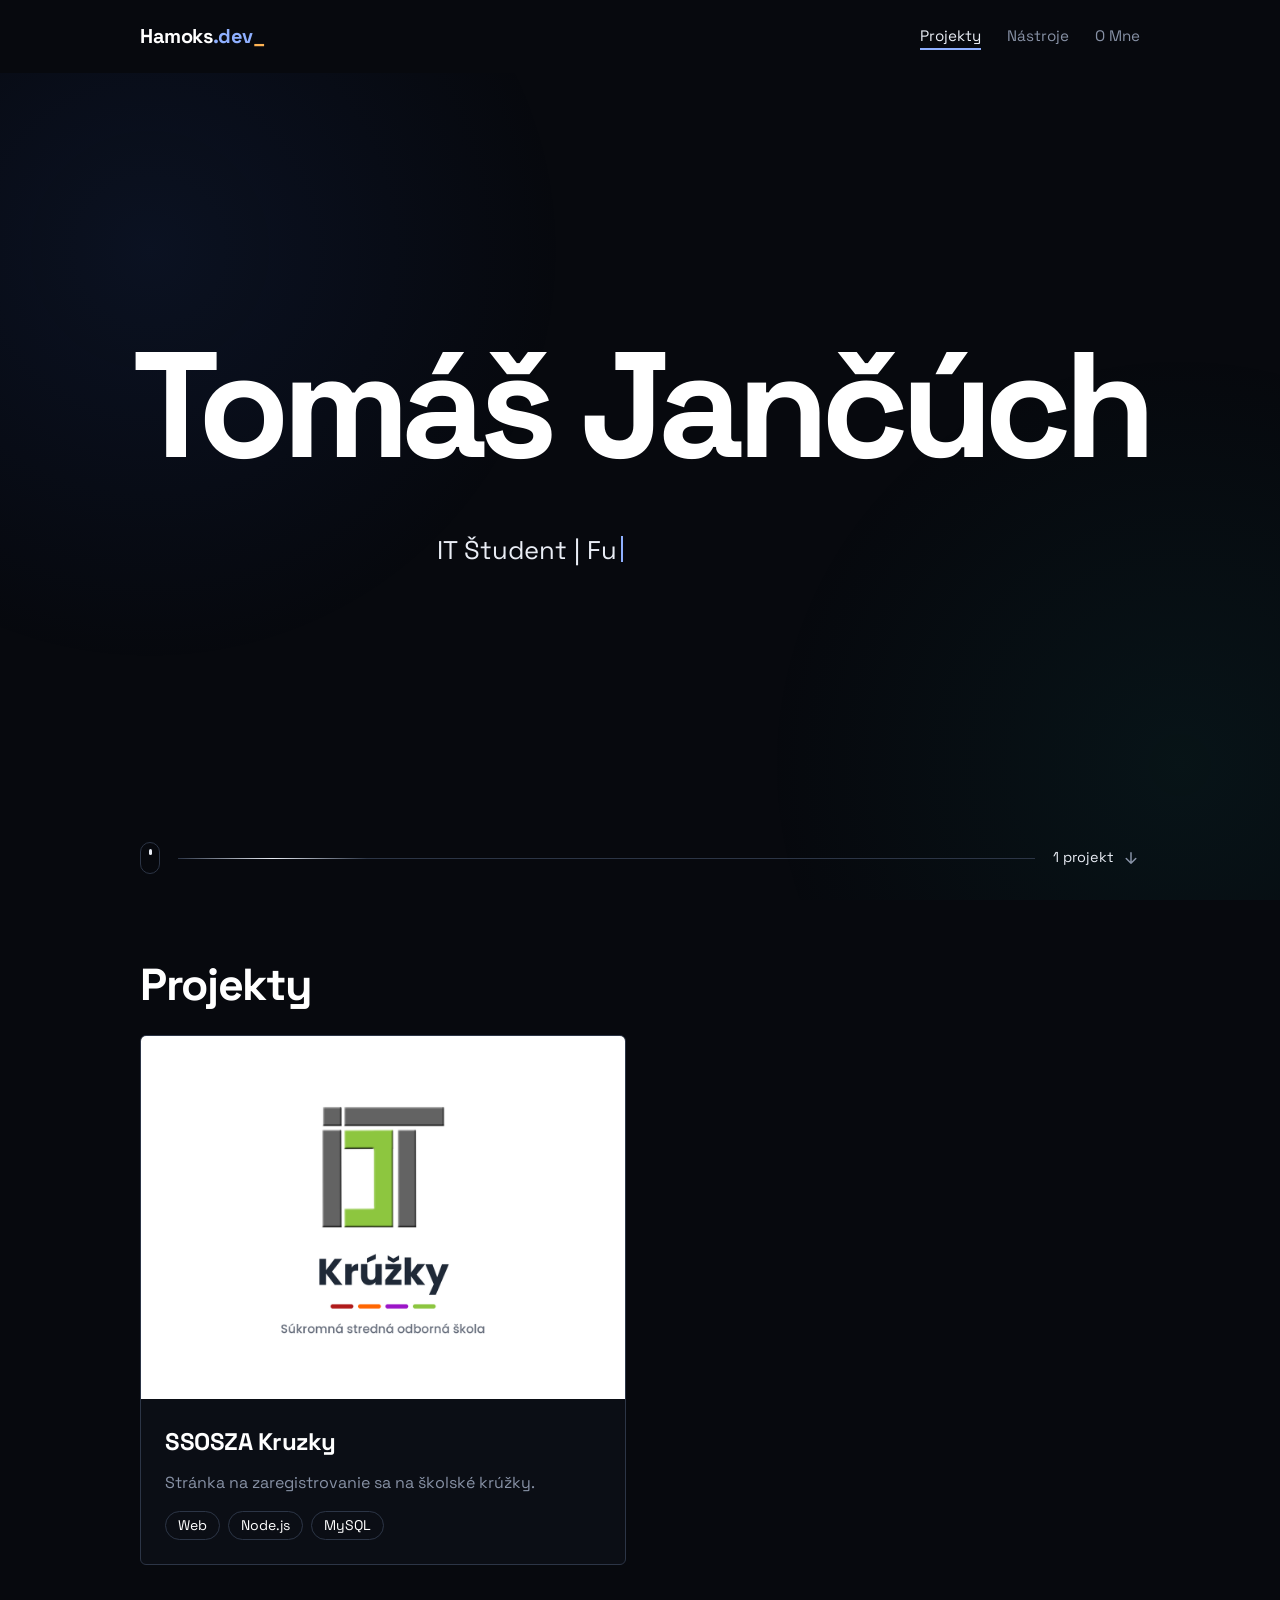
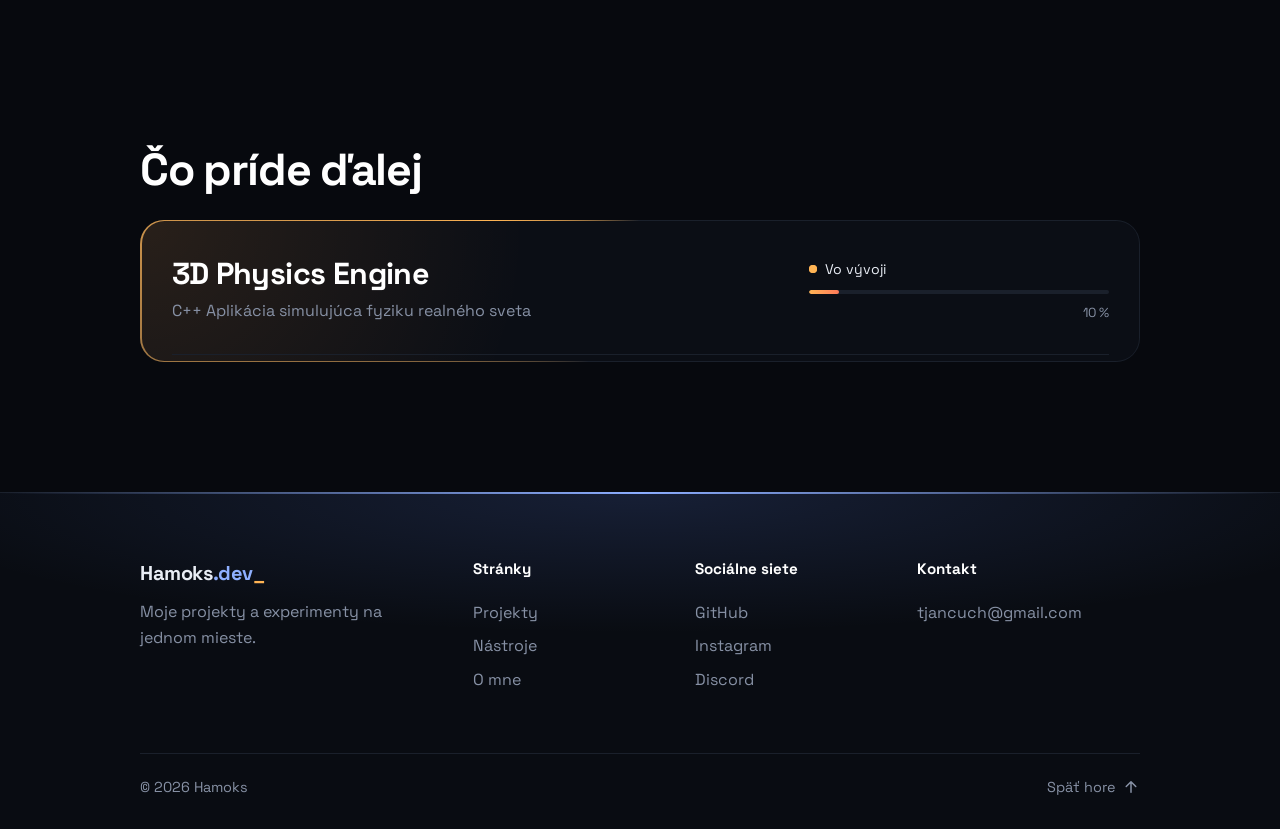
<file: index.html>
<!DOCTYPE html>
<html lang="sk" data-theme="dark">
<head>
  <meta charset="utf-8">
  <meta name="viewport" content="width=device-width, initial-scale=1, viewport-fit=cover">
  <title>Hamoks</title>
  <link href="https://fonts.googleapis.com/css2?family=Space+Grotesk:wght@400;500;700&display=swap" rel="stylesheet">
  <link rel="stylesheet" href="/css/style.css">
  <link rel="icon" type="image/png" href="/images/logo/favicon_32.png">
</head>

<body>
    <header id="header"></header>
    <script src="/templates/header.js"></script>

    <dialog id="mobile-menu"></dialog>
    <script src="/templates/mobile-menu.js"></script>

    <section id="hero">

        <div class="container">
            <h1><span class="title-mask"><span class="title-text"><span class="title-word">Tomáš</span> <span class="title-word">Jančúch</span></span></span></h1>
            <p class="hero-tagline is-typing" id="tagline" data-text="IT Študent | Full Stack Developer"><span class="tagline-typed">IT Študent | Full Stack Developer</span><span class="tagline-hidden"></span></p>
        </div>

        <a class="scroll-hint" href="#projects">
            <span class="scroll-hint-mouse"></span>
            <span class="scroll-hint-line"></span>
            <span class="scroll-hint-label">
                <b id="project-count">1 projekt</b>
                <svg class="icon"><use href="#icon-arrow"></use></svg>
            </span>
        </a>

    </section>

    <main>
        

        <section id="projects">
            <div class="section-heading">
                <h2>Projekty</h2>
            </div>
            <div class="project-grid">
                <a class="project-card" href="/projects/ssosza-kruzky.html">
                    <div>
                        <img class="project-image" src="images/ssosza-kruzky/ssosza-kruzky.png" alt="Screenshot of Ssosza kruzky">
                    </div>
                    
                    <div class="project-info">
                        <h3>SSOSZA Kruzky</h3>
                        <p class="project-subtext">Stránka na zaregistrovanie sa na školské krúžky.</p>
                        <p class="show-project">Ukázať Projekt <svg class="icon"><use href="#icon-arrow"></use></svg></p>
                        <div class="project-tags">
                            <span>Web</span>
                            <span>Node.js</span>
                            <span>MySQL</span>
                            
                        </div>
                    </div>
                </a>

            </div>
        </section>

        <section id="coming-next">
            <div class="section-heading">
                <h2>Čo príde ďalej</h2>
            </div>
            <div class="glow-panel">
                <div class="glow-panel-inner">

                    <div class="status-row" style="--progress: 10%">
                        <div>
                        <h3>3D Physics Engine</h3>
                        <p>C++ Aplikácia simulujúca fyziku realného sveta</p>
                        </div>
                        <div>
                        <div class="status is-live"><i class="status-dot"></i>Vo vývoji</div>
                        <div class="progress-bar"><b class="progress-fill"></b></div>
                        <span class="progress-percent">10 %</span>
                        </div>
                    </div>  

                </div>
            </div>
        </section>
    </main>
    
    <footer id="footer"></footer>
    <script src="/templates/footer.js"></script>
    <script src="/js/mobile-menu-function.js"></script>
    <script src="/js/utils.js"></script>
    <script src="/js/main.js"></script>
</body>
</html>
</file>
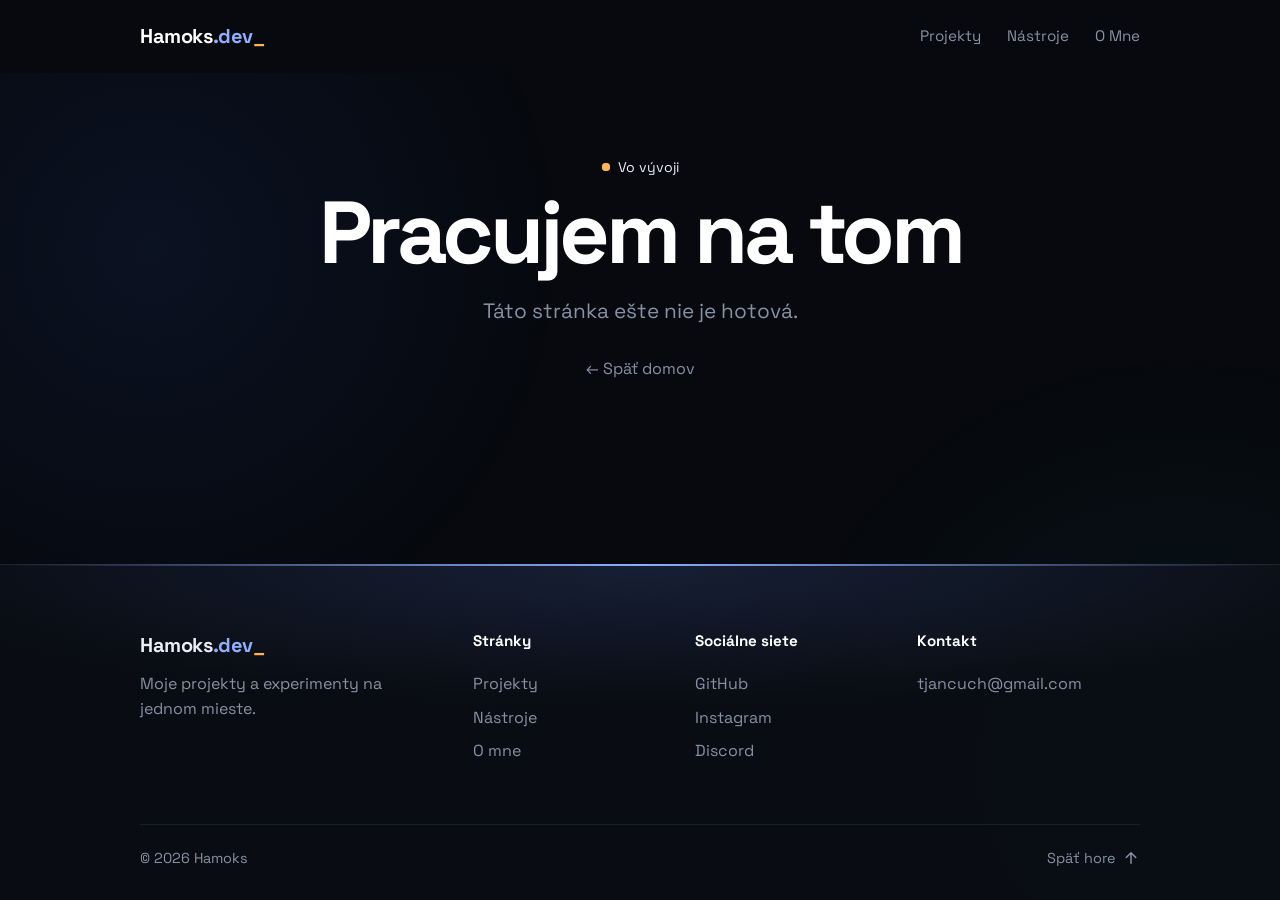
<file: coming-soon.html>
<!DOCTYPE html>
<html lang="sk" data-theme="dark">
<head>
    <meta charset="utf-8">
    <meta name="viewport" content="width=device-width, initial-scale=1, viewport-fit=cover">
    <title>Čoskoro | Hamoks</title>
    <link href="https://fonts.googleapis.com/css2?family=Space+Grotesk:wght@400;500;700&display=swap" rel="stylesheet">
    <link rel="stylesheet" href="/css/style.css">
    <style>
        body {
            min-height: 100vh;
            min-height: 100svh;
        }

        .coming-soon {
            flex: 1;
            display: flex;
            flex-direction: column;
            align-items: center;
            justify-content: center;
            width: 100%;
            min-height: calc(100vh - 110px);
            min-height: calc(100svh - 110px); /* 110px = margin-top of the footer, so text + gap = one screen */
            padding-top: 84px;
            text-align: center;
        }

        .coming-soon h1 {
            margin: 0;
            font-size: clamp(2.6rem, 9vw, 5.5rem);
            line-height: 1;
            letter-spacing: -0.05em;
        }

        .coming-soon p {
            margin: 18px 0 0;
            font-size: clamp(1.05rem, 2.4vw, 1.3rem);
            color: var(--color-text-muted);
        }

        .coming-soon-link {
            margin-top: 28px;
            color: var(--color-text-muted);
            transition: color 0.2s;
        }

        .coming-soon-link:hover {
            color: var(--color-accent);
        }

        @media (min-width: 700px) {
            .coming-soon {
                min-height: 0;
            }
        }
    </style>
    <link rel="icon" type="image/png" href="/images/logo/favicon_32.png">
</head>

<body>
    <header id="header"></header>
    <script src="/templates/header.js"></script>

    <dialog id="mobile-menu"></dialog>
    <script src="/templates/mobile-menu.js"></script>

    <main class="coming-soon">
        <div class="status is-live">
            <i class="status-dot"></i>Vo vývoji
        </div>
        <h1>Pracujem na tom</h1>
        <p>Táto stránka ešte nie je hotová.</p>
        <a class="coming-soon-link" href="/">← Späť domov</a>
    </main>

    <footer id="footer"></footer>
    <script src="/templates/footer.js"></script>

    <script src="/js/mobile-menu-function.js"></script>
    <script src="/js/utils.js"></script>
</body>
</html>
</file>
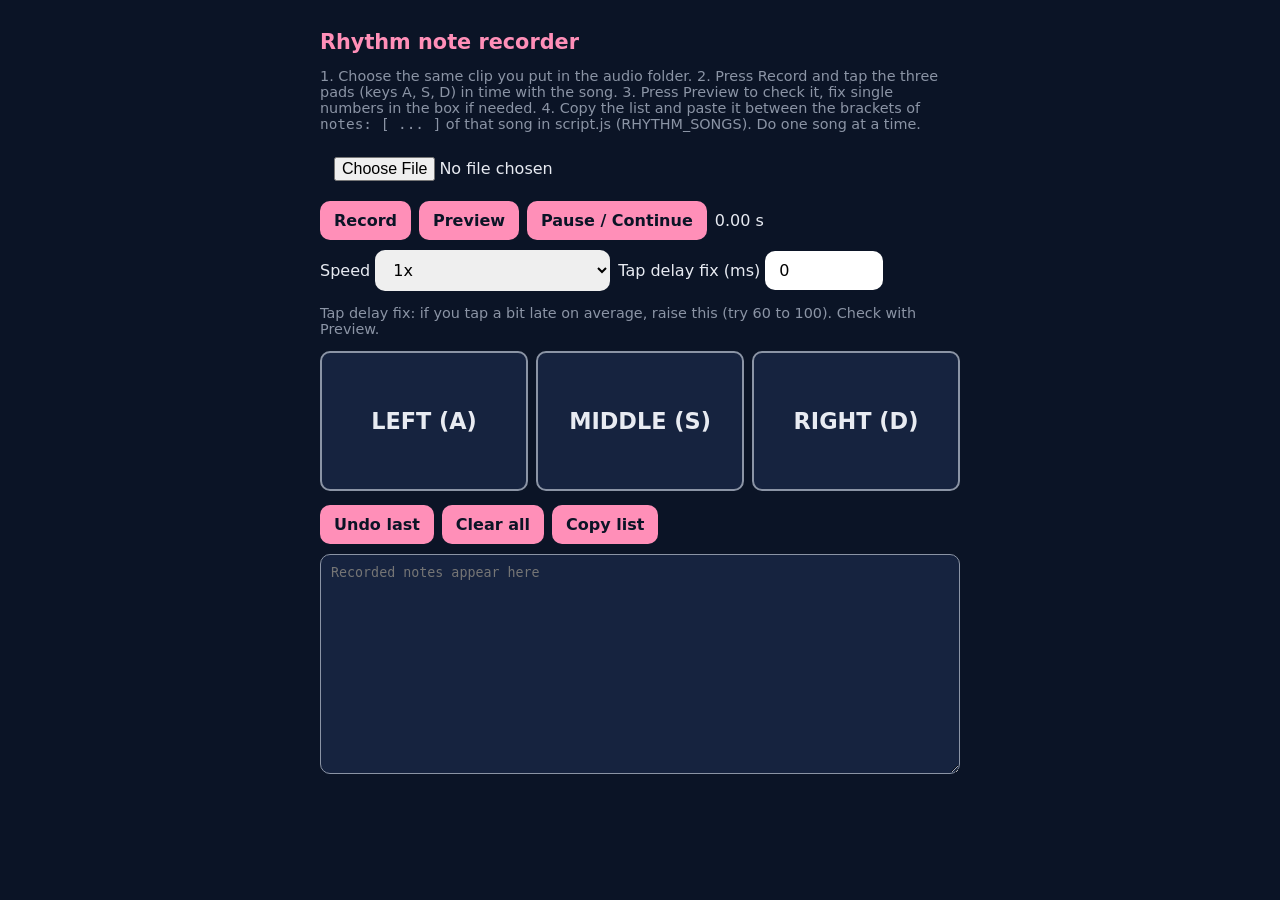
<file: birthday/recorder.html>
<!DOCTYPE html>
<html lang="en">
<head>
<meta charset="UTF-8">
<meta name="viewport" content="width=device-width, initial-scale=1">
<meta name="robots" content="noindex, nofollow">
<title>Rhythm note recorder</title>
<style>
body { margin: 0 auto; padding: 16px; max-width: 640px; background: #0b1426; color: #e8ebf2; font-family: system-ui, sans-serif; }
h1 { font-size: 1.3rem; color: #ff8fb8; }
button, select, input { font: inherit; padding: 10px 14px; border-radius: 10px; border: 0; }
button { background: #ff8fb8; color: #0b1426; font-weight: 700; cursor: pointer; }
.row { display: flex; gap: 8px; flex-wrap: wrap; align-items: center; margin: 10px 0; }
#pads { display: flex; gap: 8px; margin: 14px 0; }
#pads button { flex: 1; height: 140px; font-size: 1.4rem; background: #16233f; color: #e8ebf2; border: 2px solid #8b94a5; touch-action: manipulation; user-select: none; }
#pads button.hit { background: #ff8fb8; color: #0b1426; }
textarea { width: 100%; height: 220px; box-sizing: border-box; padding: 10px; background: #16233f; color: #e8ebf2; border: 1px solid #8b94a5; border-radius: 10px; font-family: monospace; }
input[type=number] { width: 90px; }
.small { color: #8b94a5; font-size: 0.9rem; }
#info { color: #ffd166; }
</style>
</head>
<body>
<h1>Rhythm note recorder</h1>
<p class="small">
  1. Choose the same clip you put in the audio folder. 2. Press Record and tap the three pads (keys A, S, D) in time with the song.
  3. Press Preview to check it, fix single numbers in the box if needed. 4. Copy the list and paste it between the
  brackets of <code>notes: [ ... ]</code> of that song in script.js (RHYTHM_SONGS). Do one song at a time.
</p>

<div class="row">
  <input type="file" id="file" accept="audio/*">
</div>
<div class="row">
  <button id="record">Record</button>
  <button id="preview">Preview</button>
  <button id="pause">Pause / Continue</button>
  <span id="time">0.00 s</span>
</div>
<div class="row">
  <label>Speed
    <select id="speed">
      <option value="0.5">0.5x (easiest to record)</option>
      <option value="0.75">0.75x</option>
      <option value="1" selected>1x</option>
    </select>
  </label>
  <label>Tap delay fix (ms) <input type="number" id="offset" value="0" min="0" max="300" step="10"></label>
</div>
<p class="small">Tap delay fix: if you tap a bit late on average, raise this (try 60 to 100). Check with Preview.</p>

<div id="pads">
  <button data-lane="0">LEFT (A)</button>
  <button data-lane="1">MIDDLE (S)</button>
  <button data-lane="2">RIGHT (D)</button>
</div>

<div class="row">
  <button id="undo">Undo last</button>
  <button id="clear">Clear all</button>
  <button id="copy">Copy list</button>
  <span id="info"></span>
</div>
<textarea id="out" spellcheck="false" placeholder="Recorded notes appear here"></textarea>

<script>
var $ = function (id) { return document.getElementById(id); };
var audio = new Audio();
var notes = [];
var recording = false;
var lastTime = 0;
var pads = document.querySelectorAll('#pads button');

function flash(lane) {
  pads[lane].classList.add('hit');
  setTimeout(function () { pads[lane].classList.remove('hit'); }, 120);
}
function info() {
  var text = notes.length + ' notes';
  if (notes.length && Math.min.apply(null, notes.map(function (n) { return n.time; })) < 1.6) {
    text += ' | WARNING: the first note must be at 1.6 s or later';
  }
  $('info').textContent = text;
}
function show() {
  notes.sort(function (a, b) { return a.time - b.time; });
  $('out').value = notes.map(function (n) { return '{ time: ' + n.time.toFixed(2) + ', lane: ' + n.lane + ' }'; }).join(',\n');
  info();
}
function tap(lane) {
  flash(lane);
  if (!recording || audio.paused) return;
  var delay = (parseFloat($('offset').value) || 0) / 1000 * audio.playbackRate;
  var t = Math.max(0, audio.currentTime - delay);
  notes.push({ time: Math.round(t * 100) / 100, lane: lane });
  show();
}
function start(isRecording) {
  if (!audio.src) { alert('Choose the audio file first.'); return; }
  recording = isRecording;
  audio.playbackRate = parseFloat($('speed').value);
  audio.currentTime = 0;
  lastTime = 0;
  audio.play();
}

$('file').onchange = function () { audio.src = URL.createObjectURL(this.files[0]); };
$('speed').onchange = function () { audio.playbackRate = parseFloat(this.value); };
$('record').onclick = function () { start(true); };
$('preview').onclick = function () { start(false); };
$('pause').onclick = function () { if (audio.paused) { audio.play(); } else { audio.pause(); } };
$('undo').onclick = function () { notes.pop(); show(); };
$('clear').onclick = function () { if (confirm('Delete all notes?')) { notes = []; show(); } };
$('copy').onclick = function () {
  $('out').select();
  document.execCommand('copy');
  $('info').textContent = 'Copied!';
};
$('out').oninput = function () {   // you can edit the list by hand
  notes = [];
  var re = /time:\s*([\d.]+)\s*,\s*lane:\s*(\d)/g, m;
  while ((m = re.exec(this.value))) { notes.push({ time: parseFloat(m[1]), lane: parseInt(m[2], 10) }); }
  info();
};
audio.onended = function () { recording = false; $('info').textContent = 'Song ended. Copy the list.'; };

for (var i = 0; i < pads.length; i++) {
  pads[i].addEventListener('pointerdown', function (e) { e.preventDefault(); tap(parseInt(this.dataset.lane, 10)); });
}
window.addEventListener('keydown', function (e) {
  var lane = { a: 0, s: 1, d: 2 }[e.key.toLowerCase()];
  if (lane !== undefined && !e.repeat && e.target.tagName !== 'TEXTAREA') tap(lane);
});

function loop() {   // preview: flash the pad when a note time passes
  var t = audio.currentTime;
  if (!audio.paused && !recording) {
    for (var k = 0; k < notes.length; k++) {
      if (notes[k].time > lastTime && notes[k].time <= t) flash(notes[k].lane);
    }
  }
  lastTime = t;
  $('time').textContent = t.toFixed(2) + ' s';
  requestAnimationFrame(loop);
}
loop();
</script>
</body>
</html>
</file>
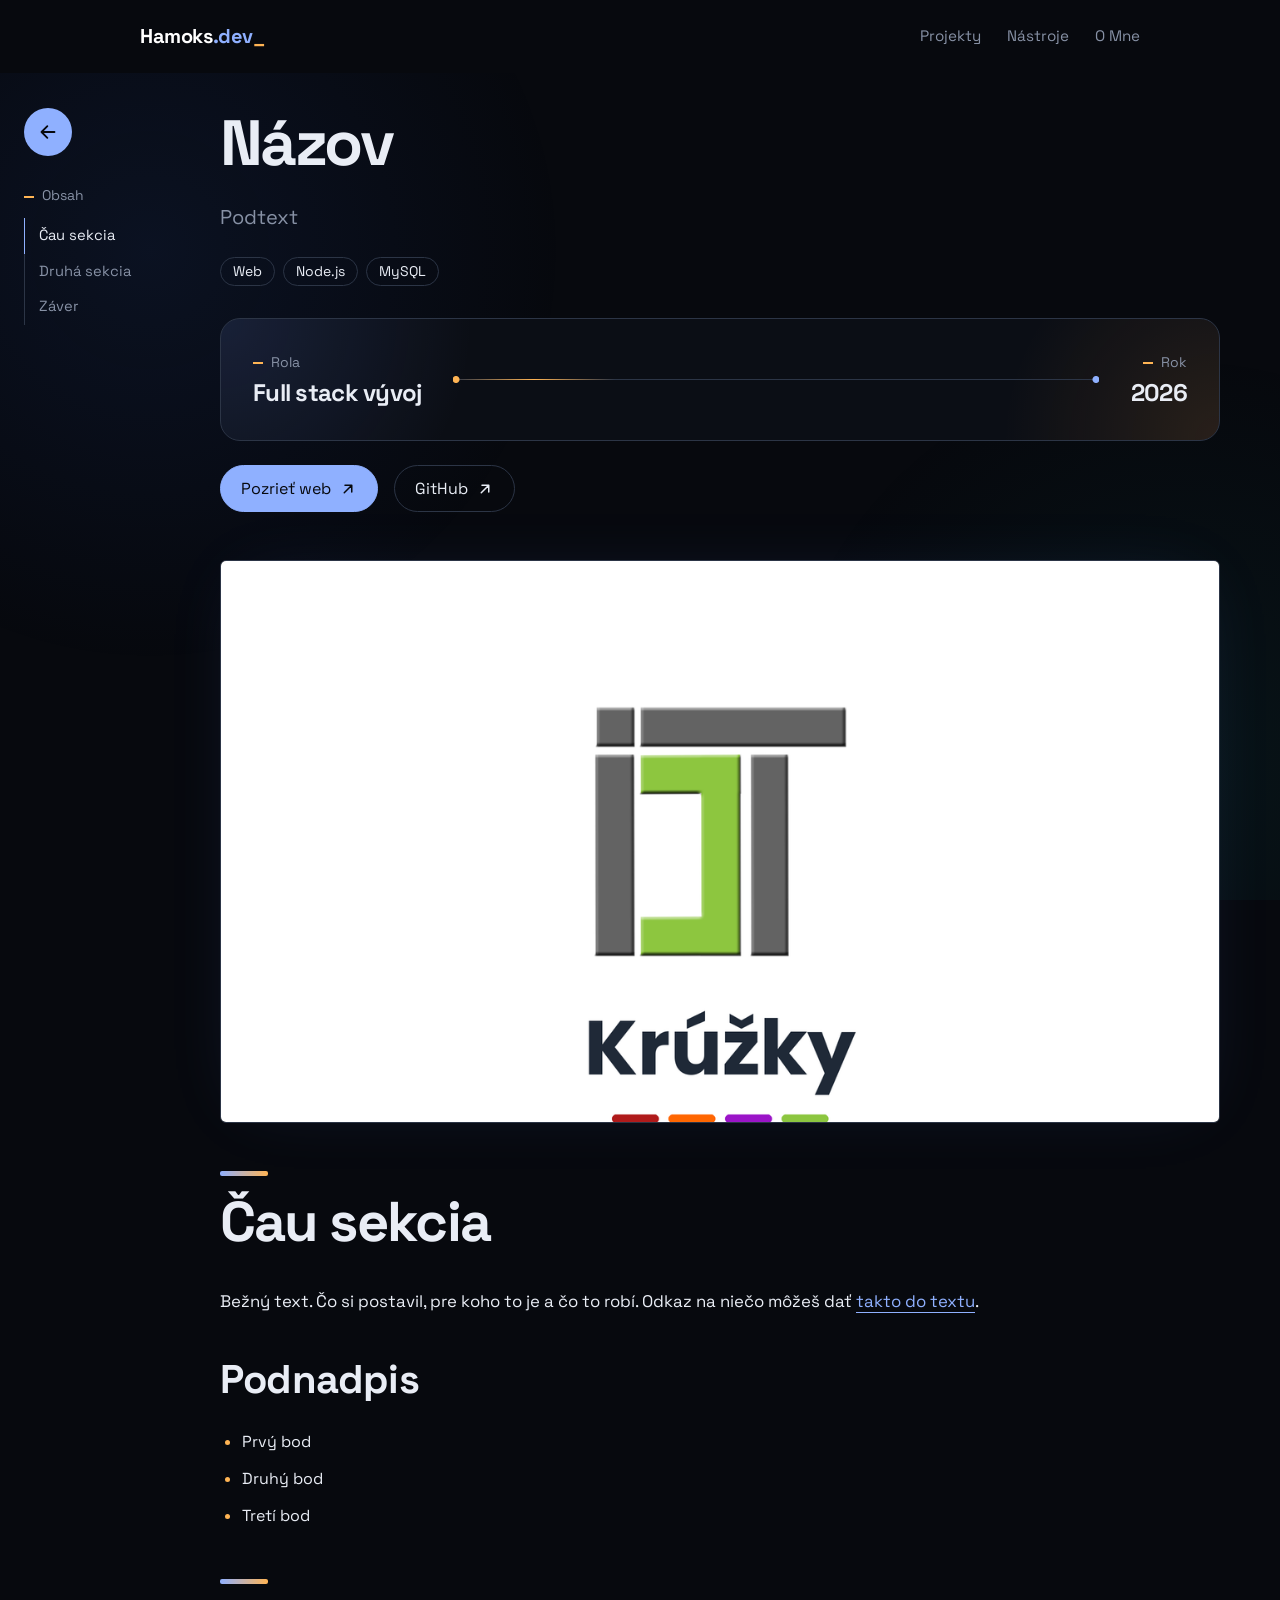
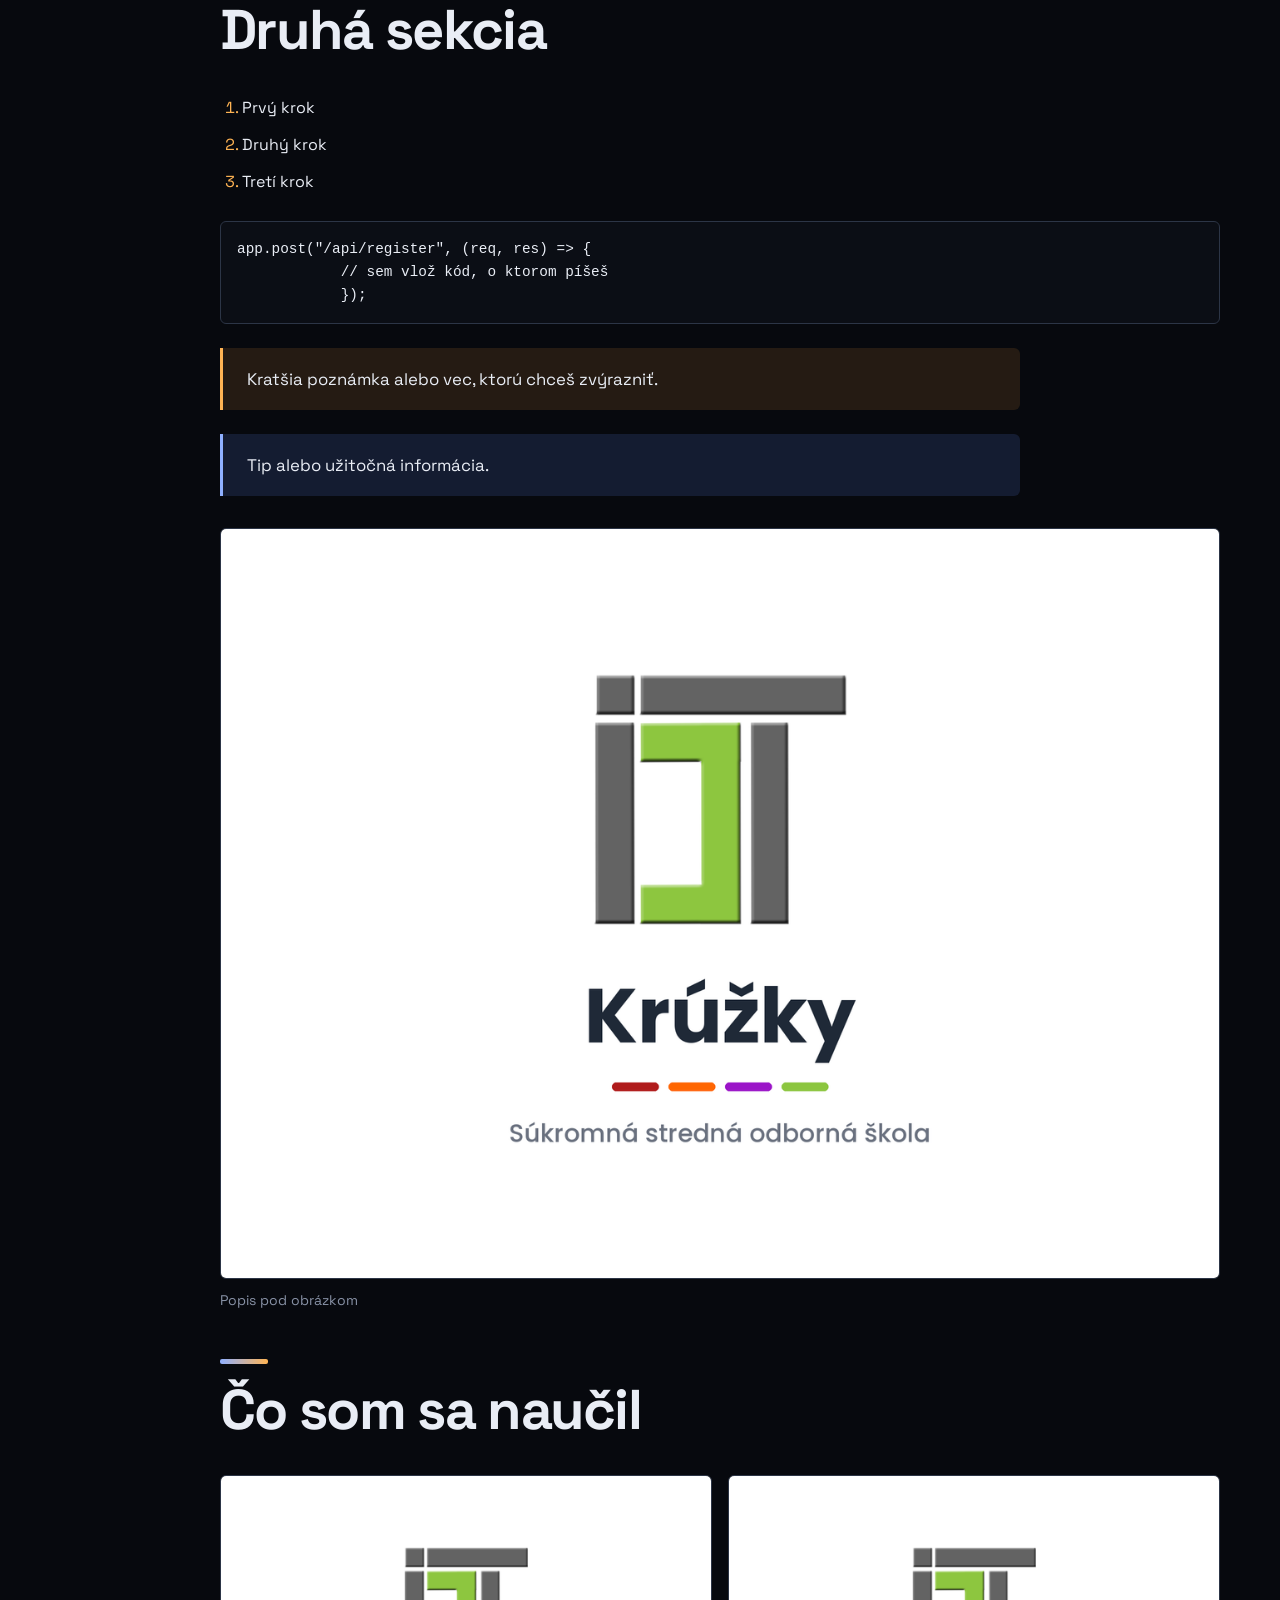
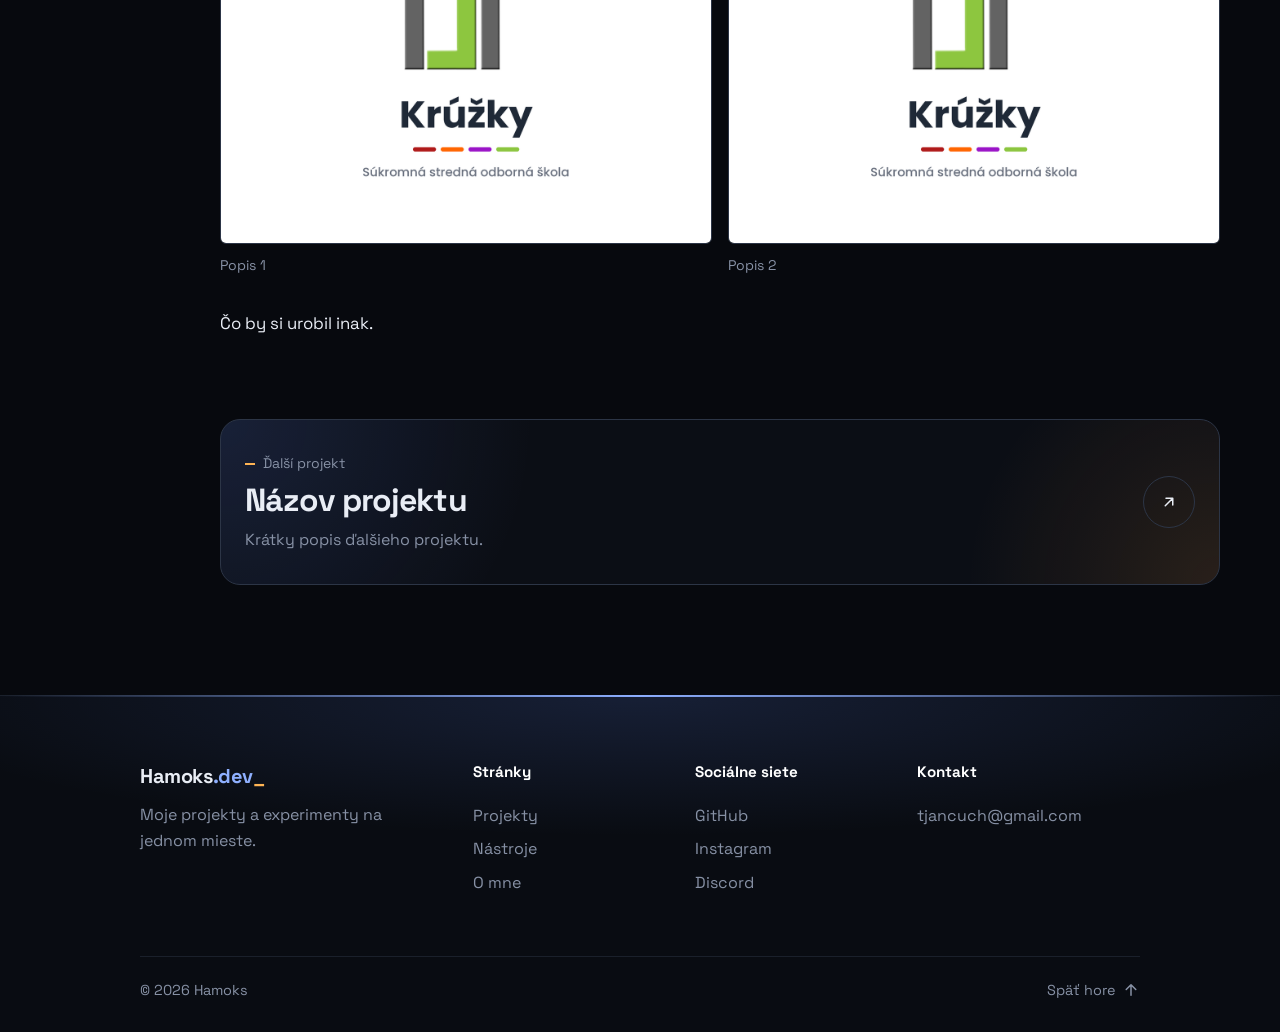
<file: projects/_article-template.html>
<!DOCTYPE html>
<html lang="sk" data-theme="dark">
<head>
    <meta charset="UTF-8">
    <meta name="viewport" content="width=device-width, initial-scale=1.0">
    <title>SSOSZA Krúžky | Hamoks</title>
    <link href="https://fonts.googleapis.com/css2?family=Space+Grotesk:wght@400;500;700&display=swap" rel="stylesheet">
    <link rel="stylesheet" href="/css/style.css">
    <link rel="stylesheet" href="/css/article.css">
    <link rel="icon" type="image/png" href="/images/logo/favicon_32.png">
</head>
<body>
    <div class="reading-progress" id="reading-progress"></div>

    <header id="header"></header>
    <script src="/templates/header.js"></script>

    <dialog id="mobile-menu"></dialog>
    <script src="/templates/mobile-menu.js"></script>

    <div class="rail">
        <a class="back-button" href="/#projects" aria-label="Späť na projekty" title="Späť na projekty">
            <svg class="icon"><use href="#icon-arrow"></use></svg>
        </a>
        <aside class="article-toc">
            <h4 class="label">Obsah</h4>
            <div id="toc-list"></div>
        </aside>
    </div>

    <main class="article">

        <div class="article-hero">
            <h1 class="article-title">Názov</h1>
            <p class="article-lead">Podtext</p>

            <div class="project-tags">
                <span>Web</span>
                <span>Node.js</span>
                <span>MySQL</span>
            </div>

            <div class="article-meta">
                <div class="meta-item">
                    <span class="label">Rola</span>
                    <span class="meta-value">Full stack vývoj</span>
                </div>
                <div class="meta-line"></div>
                <div class="meta-item">
                    <span class="label">Rok</span>
                    <span class="meta-value">2026</span>
                </div>
            </div>

            <div class="article-links">
                <a class="link-button" href="#">Pozrieť web <svg class="icon"><use href="#icon-arrow"></use></svg></a>
                <a class="link-button link-button-outline" href="https://github.com/Hamoks-s">GitHub <svg class="icon"><use href="#icon-arrow"></use></svg></a>
            </div>
        </div>

        <figure class="article-cover">
            <img src="/images/ssosza-kruzky.png" alt="Screenshot of Ssosza kruzky">
        </figure>


        <article class="article-body">

            <!-- BLOK: nadpis sekcie (ide do obsahu) -->
            <h2>Čau sekcia</h2>

            <!-- BLOK: odsek, odkaz v texte -->
            <p>Bežný text. Čo si postavil, pre koho to je a čo to robí. Odkaz na niečo môžeš dať <a href="#">takto do textu</a>.</p>

            <!-- BLOK: podnadpis (do obsahu nejde) -->
            <h3>Podnadpis</h3>

            <!-- BLOK: odrážky -->
            <ul>
                <li>Prvý bod</li>
                <li>Druhý bod</li>
                <li>Tretí bod</li>
            </ul>

            <h2>Druhá sekcia</h2>

            <!-- BLOK: číslované kroky -->
            <ol>
                <li>Prvý krok</li>
                <li>Druhý krok</li>
                <li>Tretí krok</li>
            </ol>

            <!-- BLOK: kód, názvy v texte idú takto: <code>app.post</code> -->
            <pre><code>app.post("/api/register", (req, res) =&gt; {
            // sem vlož kód, o ktorom píšeš
            });</code></pre>

            <!-- BLOK: poznámka (oranžová) -->
            <div class="note">
                <p>Kratšia poznámka alebo vec, ktorú chceš zvýrazniť.</p>
            </div>

            <!-- BLOK: tip (modrá, rovnaký blok + trieda note-blue) -->
            <div class="note note-blue">
                <p>Tip alebo užitočná informácia.</p>
            </div>

            <!-- BLOK: obrázok s popisom -->
            <figure>
                <img src="/images/ssosza-kruzky.png" alt="Popis obrázka">
                <figcaption>Popis pod obrázkom</figcaption>
            </figure>

            <h2 data-toc="Záver">Čo som sa naučil</h2>

            <!-- BLOK: dva obrázky vedľa seba (na mobile pod sebou) -->
            <div class="figure-pair">
                <figure>
                    <img src="/images/ssosza-kruzky.png" alt="Popis prvého obrázka">
                    <figcaption>Popis 1</figcaption>
                </figure>
                <figure>
                    <img src="/images/ssosza-kruzky.png" alt="Popis druhého obrázka">
                    <figcaption>Popis 2</figcaption>
                </figure>
            </div>

            <p>Čo by si urobil inak.</p>
        </article>

        <div class="article-end">
            <a class="next-project" href="/projects/dalsi-projekt.html">
                <div>
                    <span class="label">Ďalší projekt</span>
                    <h3>Názov projektu</h3>
                    <p class="next-sub">Krátky popis ďalšieho projektu.</p>
                </div>
                <span class="next-arrow"><svg class="icon"><use href="#icon-arrow"></use></svg></span>
            </a>
        </div>

    </main>

    <footer id="footer"></footer>
    <script src="/templates/footer.js"></script>

    <script src="/js/mobile-menu-function.js"></script>
    <script src="/js/main.js"></script>
    <script src="/js/article.js"></script>
</body>
</html>
</file>
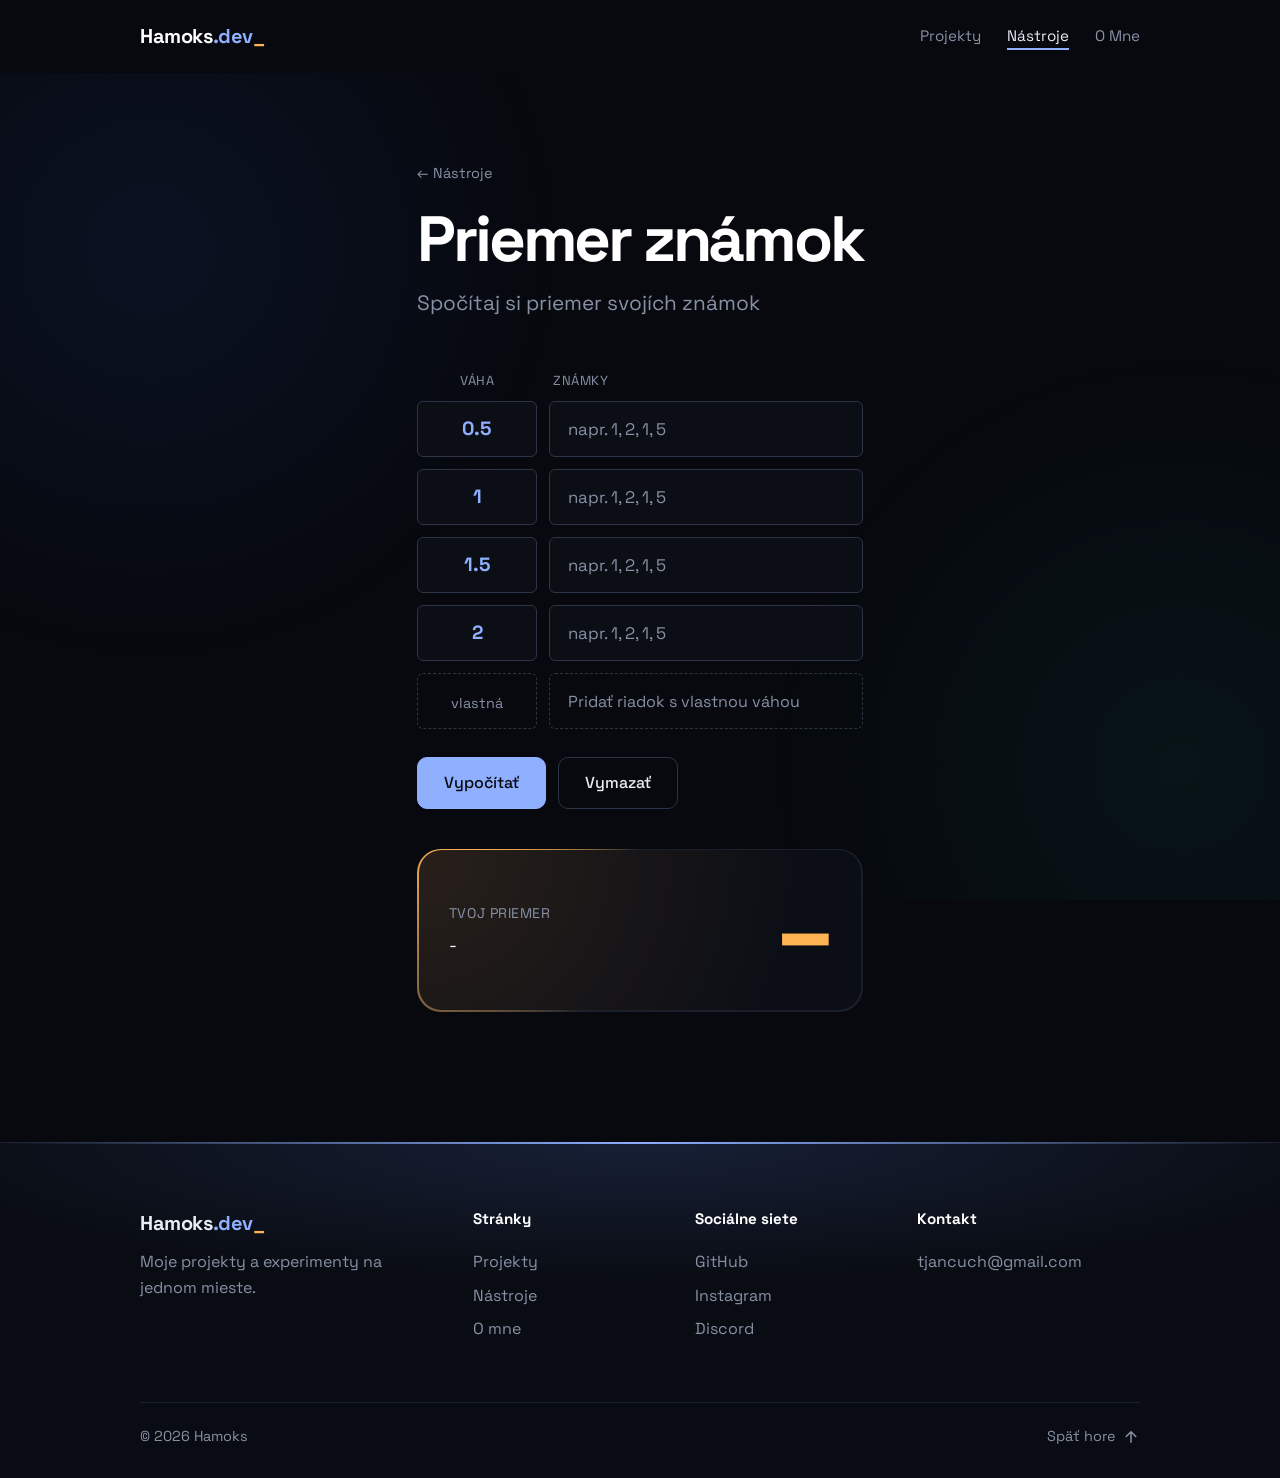
<file: tools/grades.html>
<!DOCTYPE html>
<html lang="sk" data-theme="dark">
<head>
  <meta charset="utf-8">
  <meta name="viewport" content="width=device-width, initial-scale=1, viewport-fit=cover">
  <title>Známky | Hamoks</title>
  <link href="https://fonts.googleapis.com/css2?family=Space+Grotesk:wght@400;500;700&display=swap" rel="stylesheet">
  <link rel="stylesheet" href="/css/style.css">
  <link rel="stylesheet" href="/css/tool-menu.css">
  <link rel="stylesheet" href="/css/tools/grades.css">
  <link rel="icon" type="image/png" href="/images/logo/favicon_32.png">
</head>

<body>
    <header id="header"></header>
    <script src="/templates/header.js"></script>

    <dialog id="mobile-menu"></dialog>
    <script src="/templates/mobile-menu.js"></script>

    <main>

        <div class="tool-hero">
            <a class="back-link" href="/tools/tool-menu.html">← Nástroje</a>
            <h1>Priemer známok</h1>
            <p>Spočítaj si priemer svojích známok</p>
        </div>

        <section class="calculator">

            <form id="grades-form">

                <div class="calc-labels">
                    <span>Váha</span>
                    <span class="labels-grades">Známky</span>
                </div>

                <div id="grade-rows">

                    <div class="grade-row" data-weight="0.5">
                        <div class="weight">0.5</div>
                        <input class="grades" type="text" placeholder="napr. 1, 2, 1, 5" aria-label="Známky s váhou 0,5">
                    </div>

                    <div class="grade-row" data-weight="1">
                        <div class="weight">1</div>
                        <input class="grades" type="text" placeholder="napr. 1, 2, 1, 5" aria-label="Známky s váhou 1">
                    </div>

                    <div class="grade-row" data-weight="1.5">
                        <div class="weight">1.5</div>
                        <input class="grades" type="text" placeholder="napr. 1, 2, 1, 5" aria-label="Známky s váhou 1,5">
                    </div>

                    <div class="grade-row" data-weight="2">
                        <div class="weight">2</div>
                        <input class="grades" type="text" placeholder="napr. 1, 2, 1, 5" aria-label="Známky s váhou 2">
                    </div>

                </div>

                <div class="add-row">
                    <input class="weight-input" form="add-row-form" type="text" inputmode="decimal" autocomplete="off"
                           required pattern="[0-9]+([.][0-9]+)?" maxlength="7" title="Napíš číslo, napr. 2 alebo 1.5 a vačšie ako 0"
                           placeholder="vlastná" aria-label="Váha nového riadku">
                    <button class="add-row-button" form="add-row-form" type="submit">Pridať riadok s vlastnou váhou</button>
                </div>

                <div class="actions">
                    <button class="btn btn-primary" id="calculate-button" type="submit">Vypočítať</button>
                    <button class="btn btn-secondary" id="reset-button" type="button">Vymazať</button>
                </div>

            </form>

            <form id="add-row-form"></form>

            <div class="result glow-panel" aria-live="polite">
                <div class="glow-panel-inner result-inner">
                    <div>
                        <div class="result-label">Tvoj priemer</div>
                        <p class="result-detail" id="result-detail">-</p>
                    </div>
                    <div class="result-number" id="result-number">–</div>
                </div>
            </div>

        </section>

    </main>

    <footer id="footer"></footer>
    <script src="/templates/footer.js"></script>


    <script src="/js/mobile-menu-function.js"></script>
    <script src="/js/utils.js"></script>
    <script src="/js/tools/grades.js"></script>
</body>
</html>
</file>
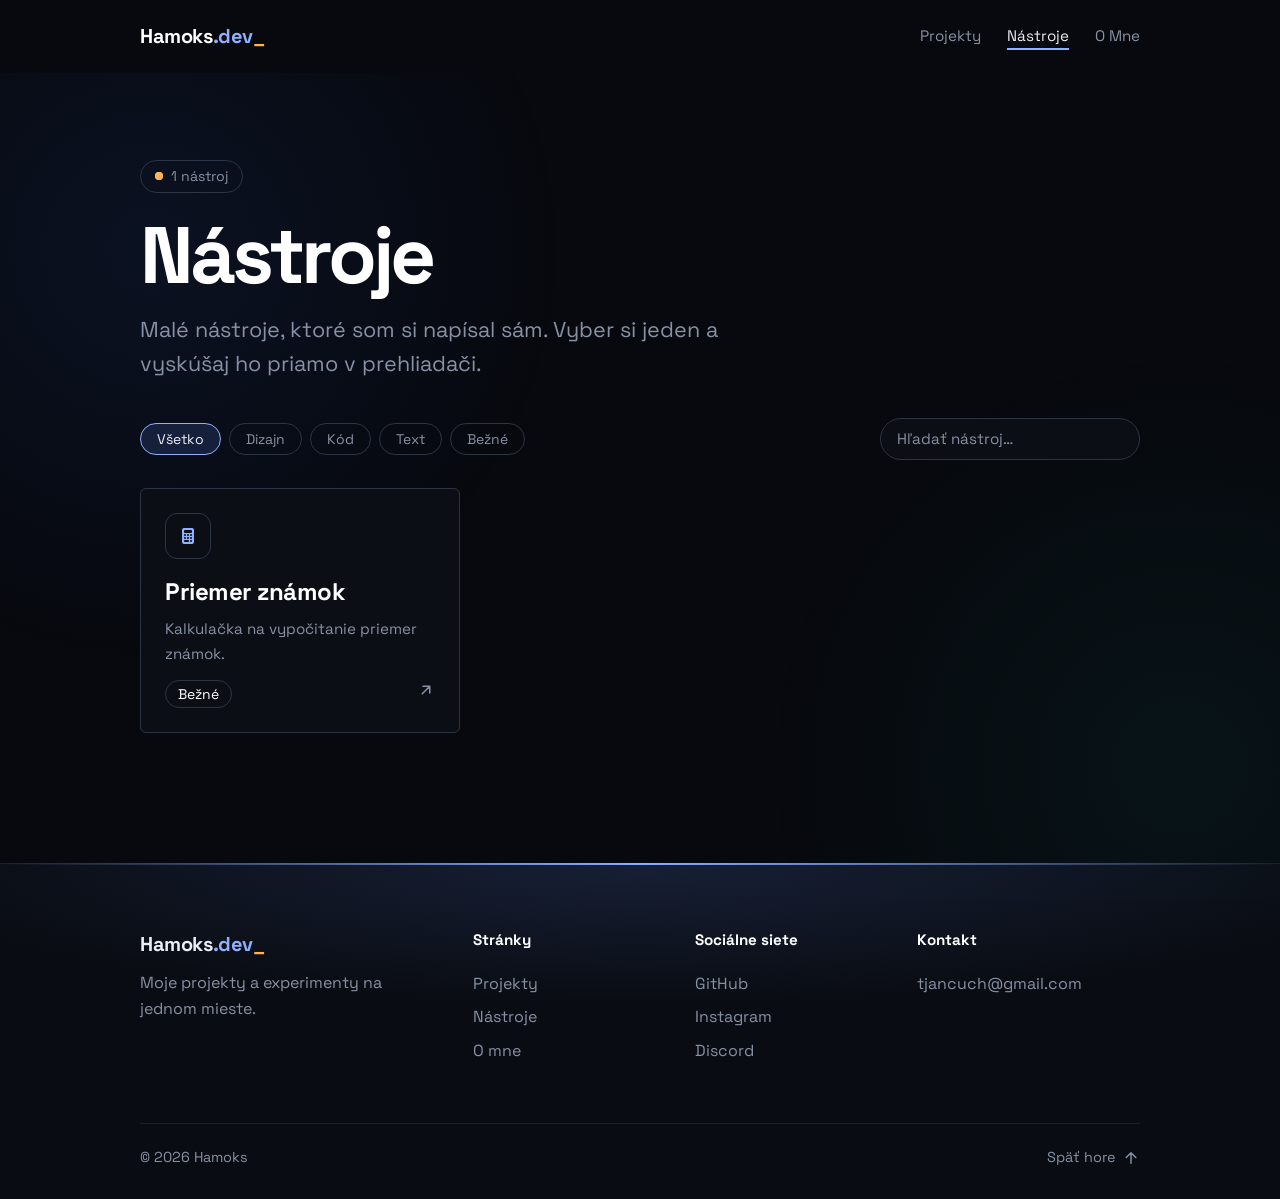
<file: tools/tool-menu.html>
<!DOCTYPE html>
<html lang="sk" data-theme="dark">
<head>
  <meta charset="utf-8">
  <meta name="viewport" content="width=device-width, initial-scale=1, viewport-fit=cover">
  <title>Nástroje | Hamoks</title>
  <link href="https://fonts.googleapis.com/css2?family=Space+Grotesk:wght@400;500;700&display=swap" rel="stylesheet">
  <link rel="stylesheet" href="/css/style.css">
  <link rel="stylesheet" href="/css/tool-menu.css">
  <link rel="stylesheet" href="https://cdnjs.cloudflare.com/ajax/libs/font-awesome/6.5.0/css/all.min.css">
  <link rel="icon" type="image/png" href="/images/logo/favicon_32.png">
</head>

<body>
    <header id="header"></header>
    <script src="/templates/header.js"></script>

    <dialog id="mobile-menu"></dialog>
    <script src="/templates/mobile-menu.js"></script>

    <main>
        <section id="tools">

            <div class="status is-live tool-count">
                <i class="status-dot"></i>
                <span id="tool-count"></span>
            </div>
            <h1>Nástroje</h1>
            <p class="tools-subtitle">Malé nástroje, ktoré som si napísal sám. Vyber si jeden a vyskúšaj ho priamo v prehliadači.</p>

            <div class="toolbar">
                <div class="filters">
                    <button class="filter is-active" data-filter="all">Všetko</button>
                    <button class="filter" data-filter="Dizajn">Dizajn</button>
                    <button class="filter" data-filter="Kód">Kód</button>
                    <button class="filter" data-filter="Text">Text</button>
                    <button class="filter" data-filter="Bežné">Bežné</button>
                </div>
                <input class="search" id="tool-search" type="search" placeholder="Hľadať nástroj…">
            </div>

            <div class="tool-grid">

                <a class="tool-card" href="/tools/grades.html" data-category="Bežné" style="--delay: 0s">
                    <div class="tool-icon">
                        <i class="fa-solid fa-calculator"></i>
                    </div>
                    <div>
                        <h3>Priemer známok</h3>
                        <p>Kalkulačka na vypočitanie priemer známok.</p>
                    </div>
                    <div class="tool-bottom">
                        <div class="project-tags">
                            <span>Bežné</span>
                        </div>
                        <span class="tool-arrow">
                            <svg class="icon"><use href="#icon-arrow"></use></svg>
                        </span>
                    </div>
                </a>
            </div>

            <p class="tools-empty" id="tool-empty" hidden>Žiadny nástroj sa nenašiel.</p>

        </section>
    </main>

    <footer id="footer"></footer>
    <script src="/templates/footer.js"></script>
    <script src="/js/mobile-menu-function.js"></script>
    <script src="/js/utils.js"></script>
    <script src="/js/tool-menu.js"></script>

</body>
</html>
</file>
<file: css/style.css>
:root {
  --font-body: 16px/1.6 "Space Grotesk", system-ui, sans-serif;
  --font-mono: ui-monospace, "Cascadia Code", Consolas, monospace;

  --text-sm: 0.875rem;
  --text-base: 1rem;
  --text-lg: 1.25rem;
  --text-xl: 1.5rem;
  --text-2xl: 2rem;
  --text-2-5xl: 2.5rem;
  --text-3xl: clamp(2.25rem, 5vw, 3.5rem);
  --text-3-5xl: 3.5rem;
  --text-4xl: 4rem;

  --weight-normal: 400;
  --weight-bold: 700;

  --space-1: 0.5rem;
  --space-2: 1rem;
  --space-3: 1.5rem;
  --space-4: 2rem;
  --space-6: 3rem;
  --space-8: 5rem;

  --mobile-width: 508px;

  --color-main-text: #0d1320;
  --color-text-muted: #5a6578;

  --color-background: #f3f5f9;
  --color-background-muted: #6c6f74;
  --color-accent: #2f5fd6;
  --color-accent-glow: rgba(47, 95, 214, 0.13);
  --color-warm-accent: #d97706;
  --color-panel: #ffffff;
  --color-warm-glow: rgba(217, 119, 6, 0.10);

  --border: #dde3ee;
  --border-strong: #bcc6d8;

  --blob-blue: rgba(47, 95, 214, 0.10);
  --blob-teal: rgba(20, 150, 140, 0.08);
}
        
:root[data-theme="dark"] {
  --color-main-text: #e9edf5;
  --color-text-muted: #8791a5;

  --color-background: #07090e;
  --color-background-muted: #3f4144;
  --color-accent: #8fb0ff;
  --color-accent-glow: rgba(100, 140, 255, 0.15);
  --color-warm-accent: #ffb454;
  --color-panel: #0b0e15;
  --color-warm-glow: rgba(255, 160, 60, 0.12);

  --border: #1a202b;
  --border-strong: #2c3546;
  color-scheme: dark;
}


* {
  box-sizing: border-box;
}

html {
  scroll-behavior: smooth;
  scrollbar-color: var(--color-background-muted) var(--color-background);
}

body{
  margin: 0;
  display: flex;
  flex-direction: column;
  overflow-x: hidden;
  font: var(--font-body);
  background: var(--color-background);
    
}

a {
  color: inherit;
  text-decoration: none;
}

.hero, main, footer {
  position: relative;
  z-index: 1;
}

section {
  padding: 60px 0 20px;
}

#scroll-sentinel {
  position: absolute;
  top: 0;
  left: 0;
  width: 1px;
  height: 48px;
  pointer-events: none;
}

#ambient-background {
  position: fixed;
  inset: 0;
  z-index: 0;
  pointer-events: none;
  overflow: hidden;
}

.blob {
  position: absolute;
  width: 900px;
  height: 900px;
  border-radius: 50%;
}

.blob-left {
  left: -300px;
  top: -200px;
  background: radial-gradient(circle, var(--blob-blue), transparent 65%);
}

.blob-right {
  right: -350px;
  top: 35%;
  background: radial-gradient(circle, var(--blob-teal), transparent 65%);
}

#cursor-glow {
  position: absolute;
  left: -330px;
  top: -330px;
  width: 660px;
  height: 660px;
  border-radius: 50%;
  background: radial-gradient(circle, var(--color-accent-glow), transparent 65%);
  opacity: 0;
  transition: opacity 0.6s;
  will-change: transform;
}

#cursor-glow.is-visible {
  opacity: 1;
}

@media (hover: none) {
  #cursor-glow {
    display: none;
  }
}

.container {
  max-width: 1040px;
  margin: 0 auto;
  padding: 0 20px;
}

header {
  position: absolute;
  top: 0;
  left: 0;
  right: 0;
  z-index: 20;
  background: var(--color-background);
  border-bottom: 1px solid transparent;
  transition: background-color 0.45s, border-color 0.45s, transform 0.5s;
}

header .container {
  display: flex;
  justify-content: space-between;
  align-items: center;
  gap: 20px;
  padding-top: 20px;
  padding-bottom: 20px;
  transition: padding 0.45s cubic-bezier(0.2, 0.7, 0.2, 1);
}

header.is-scrolled {
  background: color-mix(in srgb, var(--color-background) 88%, transparent);
  border-bottom-color: var(--border);
}

header.is-loading {
  transform: translateY(-100%); 
}

header.is-scrolled .container {
  padding-top: 11px;
  padding-bottom: 11px;

}

.logo {
  font-weight: var(--weight-bold);
  font-size: var(--text-lg);
  align-self: center;
  letter-spacing: -0.02em;
}

.logo-suffix {
  color: var(--color-accent);
}

.logo-cursor {
  color: var(--color-warm-accent);
  animation: blink 1.2s steps(1) infinite;
}

nav {
  display: none;
  gap: 26px;
  font-size: 0.95rem;
  color: var(--color-text-muted);
}

nav a:hover, nav a.is-active {
  color: var(--color-main-text);
}

nav a.is-active {
  box-shadow: 0 2px 0 var(--color-accent);
}

#menu-button, #menu-close {
  display: flex;
  flex-direction: column;
  align-items: center;
  justify-content: center;
  width: 44px;
  height: 44px;
  gap: 5px;
  border: 1px solid var(--border-strong);
  border-radius: 50%;
  background: transparent;
  cursor: pointer;
  color: var(--color-main-text);
}

.menu-button-line {
  width: 18px;
  height: 2px;
  border-radius: 2px;
  background-color: var(--color-main-text);
}

#mobile-menu {
  position: fixed;
  top: 0;
  bottom: 0;
  left: 0;
  margin: 0;
  width: min(320px, 82vw);
  max-width: none;
  height: 100%;
  max-height: none;
  padding: 20px 24px 24px;
  border: none;
  border-right: 1px solid var(--border);
  background: radial-gradient(420px circle at 0% 0%, var(--color-accent-glow), transparent 60%), var(--color-panel);
  color: var(--color-main-text);
  transform: translateX(-100%);
  transition: transform 0.4s cubic-bezier(0.2, 0.7, 0.2, 1), overlay 0.4s allow-discrete, display 0.4s allow-discrete;
}

#mobile-menu[open]:not(.is-closing) {
  transform: none;
}



#mobile-menu::backdrop {
  background: rgba(0, 0, 0, 0.55);
  opacity: 0;
  transition: opacity 0.4s, overlay 0.4s allow-discrete, display 0.4s allow-discrete;
}

#mobile-menu[open]:not(.is-closing)::backdrop {
  opacity: 1;
}

@starting-style {
  #mobile-menu[open]:not(.is-closing) {
    transform: translateX(-100%);
  }

  #mobile-menu[open]:not(.is-closing)::backdrop {
    opacity: 0;
  }
}

.mobile-menu-links {
  display: flex;
  flex-direction: column;
  margin-top: 28px;
}

.mobile-menu-links a {
  padding: 12px 0;
  font-size: 1.3rem;
  letter-spacing: -0.02em;
  transition: color 0.2s;
}

.mobile-menu-links a::before {
  content: "// ";
  color: var(--color-warm-accent);
}

.mobile-menu-links a:hover {
  color: var(--color-accent);
}

.mobile-menu-footer {
  margin: 32px 0 0;
  padding-top: 20px;
  border-top: 1px solid var(--border);
  color: var(--color-text-muted);
  font-size: 0.9rem;
}

body.menu-is-open {
  overflow: hidden;
}

#hero {
  min-height: 100vh;
  min-height: 100svh;
  width: 100vw;
  padding: 84px 0 84px;
  display: flex;
  position: relative;
  z-index: 1;
  align-items: center;
    
}

#hero .container {
  width: 100%;
  text-align: center;
}

#hero h1 {
  display: flex;
  justify-content: center;
  margin: 0;
  font-size: clamp(2.8rem, min(21vw, 15vh), 7rem);
  line-height: 1;
  letter-spacing: -0.055em;
  font-weight: var(--weight-bold);
}

@media (min-width: 700px) {
  #hero h1 {
    font-size: 150px;
  }
}

.title-mask {
  display: block;
  flex: none;
  overflow: hidden;
  padding: 0.1em 0 0.08em;
  margin: -0.1em 0 -0.08em;
}

.title-text {
  display: block;
  white-space: nowrap;
  animation: title-rise 0.95s cubic-bezier(0.2, 0.7, 0.2, 1) both;
}

@keyframes title-rise {
  0% {
    transform: translateY(112%);
  }
  100% {
    transform: none;
  }
}

@media (max-width: 700px) {
  .title-word {
    display: block;
  }
}

.hero-tagline {
  margin: 50px 0 0;
  min-height: 1.6em;
  font-size: clamp(1.1rem, 2.6vw, 1.6rem);
  color: var(--color-main-text);
}

.hero-tagline::after,
.tagline-typed::after {
  content: "";
  display: inline-block;
  width: 2px;
  height: 1em;
  margin-left: 4px;
  vertical-align: -0.12em;
  background: var(--color-accent);
  animation: blink 1s steps(1) infinite;
}

.hero-tagline.is-typing::after {
  display: none;
}

.tagline-hidden {
  visibility: hidden;
}

.scroll-hint {
  position: absolute;
  left: 50%;
  bottom: 26px;
  translate: -50% 0;
  width: 100%;
  height: 32px;
  max-width: 1040px;
  padding: 0 20px;
  display: flex;
  align-items: center;
  gap: 18px;
  font-size: 0.9rem;
  transition: color 0.3s;
  color: var(--color-text-muted);
}

.scroll-hint-mouse {
  flex: none;
  width: 20px;
  height: 32px;
  border: 1.5px solid var(--border-strong);
  border-radius: 12px;
  position: relative;
}

.scroll-hint-mouse::after {
  content: "";
  position: absolute;
  left: 50%;
  top: 6px;
  width: 3px;
  height: 6px;
  margin-left: -1.5px;
  border-radius: 2px;
  background: var(--color-main-text);
  animation: mouse-wheel 1.8s ease-in-out infinite;
}

@keyframes mouse-wheel {
  0%   { opacity: 0; transform: translateY(0); }
  30%  { opacity: 1; }
  100% { opacity: 0; transform: translateY(12px); }
}

.scroll-hint-line {
  flex: 1;
  height: 1px;
  background: var(--border-strong);
  position: relative;
  overflow: hidden;
}


.scroll-hint-line::after {
  content: "";
  position: absolute;
  top: 0;
  left: 0;
  height: 100%;
  width: 22%;
  background: linear-gradient(90deg, transparent, var(--color-main-text), transparent);
  animation: line-run 2.8s ease-in-out infinite;
}

@keyframes line-run {
  from { transform: translateX(-100%); }
  to   { transform: translateX(450%); }
}

.scroll-hint-label {
  display: flex;
  align-items: center;
  gap: 8px;
}

.scroll-hint-label b {
  font-weight: 400;
  color: var(--color-main-text);
}

.scroll-hint-label .icon {
  rotate: 135deg;
  animation: arrow-bob 1.6s ease-in-out infinite;
}

.icon {
  width: 18px;
  height: 18px;
  fill: none;
  stroke: currentColor;
  stroke-width: 2;
  stroke-linecap: round;
  stroke-linejoin: round;
}

@keyframes arrow-bob {
  50% { translate: 3px 3px; }
}

main{
  max-width: 1040px;
  margin: 0 auto;
  padding: 0 20px;
}

.section-heading{
  margin-bottom: 26px;
}

.section-heading h2{
  font-size: clamp(1.9rem, 4.5vw, 2.8rem);
  margin: 0;
  letter-spacing: -0.03em;
  line-height: 1.1;
}

.project-grid {
  display: grid;
  /*
  grid-template-columns: 1fr 1fr;
  padding-bottom: 100px;
  */
  gap: 28px;
  grid-template-columns: 1fr;
  padding-bottom: 0;
}

.project-card {
  display: block;
  background: var(--color-panel);
  border: 1px solid var(--border-strong);
  border-radius: 6px;
  overflow: hidden;
}

.project-card div {
  overflow: hidden;
}

.project-card:hover img {
  transform: scale(1.1)
}

.project-image {
  display: block;
  width: 100%;
  aspect-ratio: 4 / 3;
  object-fit: cover;
    position: relative;
  z-index: 0;
  transition: transform 0.2s ease;
}


.project-info {
  padding: var(--space-3);
  position: relative;
  z-index: 100;
}

.project-info h3 {
  margin: 0;
  font-size: var(--text-xl);
  letter-spacing: -0.02em;
}

.project-subtext {
  margin: var(--space-1) 0 0;
  color: var(--color-text-muted);
  transition: transform 0.2s ease, opacity 0.2s ease;
}

.show-project{
  margin: var(--space-1) 0 0;
  color: var(--color-accent);
  transition: transform 0.2s ease, opacity 0.2s ease;
}

.show-project:hover{
  color: var(--color-warm-accent);
}

.project-card:hover .project-subtext {
  opacity: 0;
  transform: translateY(-2rem);  
}

.project-card:hover .show-project {
  transform: translateY(-2rem);  
  opacity: 1;
}

.project-tags {
  display: flex;
  flex-wrap: wrap;
  gap: var(--space-1);
  margin-top: var(--space-2);
}

.project-tags span {
  font-size: var(--text-sm);
  padding: 2px 12px;
  border: 1px solid var(--border-strong);
  border-radius: 99px;
}

.glow-panel {
  position: relative;
  overflow: hidden;
  border-radius: 24px;
  padding: 1.5px;
  background: var(--border);
}

.glow-panel::before {
  content: "";
  position: absolute;
  top: 50%;
  left: 50%;
  width: max(120%, 700px);
  aspect-ratio: 1 / 1;
  translate: -50% -50%;
  background: conic-gradient(from 0deg, transparent 0 60%, var(--color-warm-accent) 82%, transparent 100%);
  animation: border-spin 7s linear infinite;
}

@keyframes border-spin {
  100% {
    rotate: 360deg;
  }
}

.glow-panel-inner {
  position: relative;
  border-radius: 22.5px;
  padding: 6px 30px;
  background: radial-gradient(640px circle at 0% 0%, var(--color-warm-glow), transparent 60%), var(--color-panel);
}

.status-row {
  display: grid;
  
  grid-template-columns: 1fr;
  gap: 20px 40px;
  align-items: center;
  padding: 30px 0;
  border-bottom: 1px solid var(--border);
}

.status-row h3 {
  margin: 0;
  font-size: clamp(1.3rem, 3vw, 1.9rem);
  letter-spacing: -0.02em;
  line-height: 1.15;
}

.status-row p {
  margin: 6px 0 0;
  color: var(--color-text-muted);
}

.status {
  display: flex;
  align-items: center;
  gap: 8px;
  font-size: 0.88rem;
  color: var(--color-text-muted);
  margin-bottom: 10px;
}

.status.is-live {
  color: var(--color-main-text);
}

.status-dot {
  position: relative;
  width: 8px;
  height: 8px;
  border-radius: 50%;
  background: var(--border-strong);
}

.status.is-live .status-dot::after {
  content: "";
  position: absolute;
  inset: 0;
  border-radius: 50%;
  background: var(--color-warm-accent);
  animation: dot-pulse 1.8s infinite;
}

@keyframes dot-pulse {
  0% {
    transform: scale(1);
    opacity: 1;
  }
  100% {
    transform: scale(3.5);
    opacity: 0;
  }
}

.status.is-live .status-dot {
  background: var(--color-warm-accent);
}

.progress-bar {
  height: 4px;
  background: var(--border);
  border-radius: 4px;
  overflow: hidden;
}

.progress-fill {
  display: block;
  position: relative;
  overflow: hidden;
  height: 100%;
  border-radius: 4px;
  background: linear-gradient(90deg, var(--color-warm-accent), #ff7a59);
  transition: width 1.3s cubic-bezier(0.2, 0.7, 0.2, 1);
}

.status-row .progress-fill {
  width: var(--progress);
}

.progress-fill::after {
  content: "";
  position: absolute;
  inset: 0;
  background: linear-gradient(90deg, transparent, rgba(255, 255, 255, 0.6), transparent);
  transform: translateX(-100%);
  animation: bar-shine 2.6s ease-in-out infinite;
}

@keyframes bar-shine {
  100% {
    transform: translateX(100%);
  }
}

.progress-percent {
  display: block;
  margin-top: 8px;
  font-size: 0.82rem;
  color: var(--color-text-muted);
  text-align: right;
}

footer {
  margin-top: 110px;
  padding-top: 64px;
  background: color-mix(in srgb, var(--color-panel) 80%, transparent);
  border-top: 1px solid var(--border);
}

footer::before {
  content: "";
  position: absolute;
  left: 0;
  right: 0;
  top: -1px;
  height: 2px;
  background: linear-gradient(90deg, transparent, var(--color-accent), transparent);
}

footer::after {
  content: "";
  position: absolute;
  left: 0;
  right: 0;
  top: 0;
  height: 140px;
  pointer-events: none;
  background: radial-gradient(60% 100% at 50% 0%, var(--color-accent-glow), transparent);
}

.footer-grid {
  position: relative;
  z-index: 1;
  display: grid;
  
  grid-template-columns: 1fr 1fr;
  gap: 36px;
}

.footer-grid > div:first-child {
  grid-column: 1 / -1;
}

.footer-grid h4 {
  margin: 0 0 14px;
  font-size: 0.95rem;
  font-weight: 700;
}

.footer-grid a {
  display: block;
  width: fit-content;
  padding: 4px 0;
  color: var(--color-text-muted);
  transition: color 0.2s, transform 0.2s;
}

.footer-grid a:hover {
  color: var(--color-main-text);
  transform: translateX(3px);
}

.footer-grid p {
  margin: 10px 0 0;
  color: var(--color-text-muted);
  max-width: 30ch;
}

.footer-grid .logo {
  color: var(--color-main-text);
  padding: 0;
}

#footer-logo-img {
  position: absolute;
  left: 150px;
}

.footer-bottom {
  position: relative;
  z-index: 1;
  display: flex;
  justify-content: space-between;
  align-items: center;
  gap: 12px;
  margin-top: 56px;
  padding: 22px 0 30px;
  border-top: 1px solid var(--border);
  color: var(--color-text-muted);
  font-size: 0.9rem;
}

.footer-bottom a {
  display: flex;
  align-items: center;
  gap: 6px;
}

.footer-bottom a:hover {
  color: var(--color-main-text);
}

.footer-bottom .icon {
  transform: rotate(-45deg);
}

/* Keyframes */

@keyframes blink {
    50% { 
      opacity: 0; 
    }
}

/* desktop version */

@media (min-width: 700px) {
  header{
    position: fixed;
  }

  nav {
    display: flex;
  }

  #menu-button, #menu-close {
    display: none;
  }

  .project-grid {
      grid-template-columns: 1fr 1fr;
      padding-bottom: 100px;
  }

  .project-card:nth-child(even) {
      position: relative;
      top: 100px;
  }

  .show-project{
    position: absolute;
    opacity: 0;
  }

  .status-row{
    grid-template-columns: 1fr minmax(180px, 300px);
  }

  .footer-grid{
    grid-template-columns: 1.6fr 1fr 1fr 1.2fr;
  }
  .footer-grid > div:first-child{
    grid-column: auto;
  }
}
</file>
<file: css/article.css>
.article {
  width: 100%;
  max-width: 1040px;
  margin: 0 auto;
  padding: 150px 20px 0;
  color: var(--color-main-text);
}

.label {
  display: block;
  font-size: var(--text-sm);
  font-weight: var(--weight-normal);
  color: var(--color-text-muted);
}

.label::before {
  content: "";
  display: inline-block;
  width: 10px;
  height: 2px;
  margin-right: 8px;
  vertical-align: middle;
  background: var(--color-warm-accent);
}

.rail {
  position: absolute;
  top: 82px;
  left: 20px;
  margin: 12px 0;
  z-index: 5;
}

.back-button {
  display: flex;
  align-items: center;
  justify-content: center;
  width: 48px;
  height: 48px;
  border-radius: 50%;
  background: var(--color-accent);
  color: var(--color-background);
  transition: background-color 0.2s, transform 0.2s;
}

.back-button .icon {
  width: 22px;
  height: 22px;
  transform: rotate(-135deg);
}

.back-button:hover {
  background: var(--color-warm-accent);
  transform: translateX(-3px);
}

.article-toc {
  display: none;
  margin-top: 28px;
}

.article-toc h4 {
  margin: 0 0 12px;
}

.article-toc a {
  display: block;
  padding: 6px 0 6px 14px;
  border-left: 1px solid var(--border-strong);
  font-size: 0.92rem;
  color: var(--color-text-muted);
  transition: color 0.2s, border-color 0.2s;
}

.article-toc a:hover, .article-toc a.is-active {
  color: var(--color-main-text);
}

.article-toc a.is-active {
  border-left-color: var(--color-accent);
}


.article-hero {
  animation: fade-up 0.7s cubic-bezier(0.2, 0.7, 0.2, 1) both;
}

.article-title {
  margin: 0;
  font-size: var(--text-4xl);
  line-height: 1.05;
  letter-spacing: -0.04em;
}

.article-lead {
  margin: var(--space-3) 0 0;
  max-width: 60ch;
  font-size: var(--text-lg);
  color: var(--color-text-muted);
}

.article-hero .project-tags {
  margin-top: var(--space-3);
}

.article-meta {
  display: flex;
  flex-direction: column;
  text-align: center;
  gap: var(--space-3);
  margin-top: var(--space-4);
  padding: var(--space-4) var(--space-3);
  background:
    radial-gradient(420px circle at 0% 0%, var(--color-accent-glow), transparent 60%),
    radial-gradient(360px circle at 100% 100%, var(--color-warm-glow), transparent 60%),
    var(--color-panel);
  border: 1px solid var(--border-strong);
  border-radius: 20px;
}

.meta-value {
  display: block;
  margin-top: 6px;
  font-size: var(--text-xl);
  font-weight: var(--weight-bold);
  letter-spacing: -0.03em;
  line-height: 1.2;
}

.meta-line {
  position: relative;
  width: 100%;
  height: 7px;
  overflow: hidden;
  background:
    radial-gradient(circle at 3px 50%, var(--color-warm-accent) 3px, transparent 4px),
    radial-gradient(circle at calc(100% - 3px) 50%, var(--color-accent) 3px, transparent 4px),
    linear-gradient(var(--border-strong), var(--border-strong)) center / 100% 1px no-repeat;
}

.meta-line::after {
  content: "";
  position: absolute;
  top: 3px;
  left: 0;
  width: 25%;
  height: 1px;
  background: linear-gradient(90deg, transparent, var(--color-warm-accent), transparent);
  animation: line-run 2.8s ease-in-out infinite;
}

.article-links {
  display: flex;
  flex-wrap: wrap;
  gap: var(--space-2);
  margin-top: var(--space-3);
}

.link-button {
  display: inline-flex;
  align-items: center;
  gap: 8px;
  padding: 10px 20px;
  border: 1px solid var(--color-accent);
  border-radius: 99px;
  background: var(--color-accent);
  color: var(--color-background);
  transition: background-color 0.2s, color 0.2s, border-color 0.2s;
}

.link-button:hover {
  background: transparent;
  color: var(--color-accent);
}

.link-button-outline {
  border-color: var(--border-strong);
  background: transparent;
  color: var(--color-main-text);
}

.link-button-outline:hover {
  border-color: var(--color-warm-accent);
  color: var(--color-warm-accent);
}

.article-cover {
  margin: var(--space-6) 0 0;
}

.article-cover img {
  display: block;
  width: 100%;
  aspect-ratio: 16 / 9;
  object-position: top;
  object-fit: cover;
  border: 1px solid var(--border-strong);
  border-radius: 6px;
  box-shadow: 0 0 70px -25px var(--color-accent-glow);
}

.article-body {
  margin-top: var(--space-6);
}

.article-body h2 {
  margin: var(--space-6) 0 var(--space-4);
  font-size: var(--text-3-5xl);
  line-height: 1.15;
  letter-spacing: -0.03em;
  scroll-margin-top: 100px; 
}

.article-body h2::before {
  content: "";
  display: block;
  width: 28px;
  height: 5px;
  margin-bottom: 14px;
  border-radius: 2px;
  background: linear-gradient(90deg, var(--color-accent), var(--color-warm-accent));
}

.article-body > h2:first-child {
  margin-top: 0;
}

.article-body h3 {
  margin: var(--space-4) 0 var(--space-2);
  font-size: var(--text-2-5xl);
  letter-spacing: -0.02em;
}

.article-body h4 {
  margin: var(--space-2) 0 var(--space-1);
  font-size: var(--text-xl);
  letter-spacing: -0.02em;
}

.article-body p {
  max-width: 80ch;
  margin: 0 0 var(--space-2);
  font-size: 1.05rem;
  line-height: 1.8;
}

.article-body p a {
  color: var(--color-accent);
  box-shadow: 0 1px 0 var(--color-accent);
  transition: color 0.2s, box-shadow 0.2s;
}

.article-body p a:hover {
  color: var(--color-warm-accent);
  box-shadow: 0 1px 0 var(--color-warm-accent);
}

.article-body b {
    color: var(--color-accent);
}

.article-body ul, .article-body ol {
  max-width: 80ch;
  margin: 0 0 var(--space-2);
  padding-left: 1.4rem;
  line-height: 1.8;
}

.article-body li {
  margin-bottom: var(--space-1);
}

.article-body li::marker {
  color: var(--color-warm-accent);
}

.article-body code {
  padding: 2px 6px;
  background: var(--color-panel);
  border: 1px solid var(--border);
  border-radius: 4px;
  font-family: var(--font-mono);
  font-size: 0.9em;
  color: var(--color-accent);
}

.article-body pre {
  margin: var(--space-3) 0;
  padding: var(--space-2);
  overflow-x: auto;
  background: var(--color-panel);
  border: 1px solid var(--border-strong);
  border-radius: 6px;
  font-family: var(--font-mono);
  font-size: 0.9rem;
  line-height: 1.6;
}

.article-body pre code {
  padding: 0;
  background: none;
  border: none;
  font-size: inherit;
  color: inherit;
}

.note {
  max-width: 80ch;
  margin: var(--space-3) 0;
  padding: var(--space-2) var(--space-3);
  background: var(--color-warm-glow);
  border-left: 3px solid var(--color-warm-accent);
  border-radius: 0 6px 6px 0;
}

.note-blue {
  background: var(--color-accent-glow);
  border-left-color: var(--color-accent);
}

.note p {
  margin: 0;
}

.article-body figure {
  margin: var(--space-4) 0;
}

.article-body figure img {
  display: block;
  width: 100%;
  object-fit: cover;
  border: 1px solid var(--border-strong);
  border-radius: 6px;
}

.article-body figcaption {
  margin-top: 10px;
  font-size: var(--text-sm);
  color: var(--color-text-muted);
}

.figure-pair {
  display: grid;
  gap: var(--space-2);
  margin: var(--space-4) 0;
}

.figure-pair figure {
  margin: 0;
}

.article-end {
  margin-top: var(--space-8);
}

.next-project {
  display: flex;
  align-items: center;
  justify-content: space-between;
  gap: var(--space-3);
  padding: var(--space-4) var(--space-3);
  background:
    radial-gradient(520px circle at 0% 0%, var(--color-accent-glow), transparent 60%),
    radial-gradient(420px circle at 100% 100%, var(--color-warm-glow), transparent 60%),
    var(--color-panel);
  border: 1px solid var(--border-strong);
  border-radius: 20px;
  transition: border-color 0.2s;
}

.next-project:hover {
  border-color: var(--color-accent);
}

.next-project h3 {
  margin: var(--space-1) 0 0;
  font-size: var(--text-2xl);
  line-height: 1.15;
  letter-spacing: -0.03em;
}

.next-sub {
  margin: var(--space-1) 0 0;
  color: var(--color-text-muted);
}

.next-arrow {
  flex: none;
  display: flex;
  align-items: center;
  justify-content: center;
  width: 52px;
  height: 52px;
  border: 1px solid var(--border-strong);
  border-radius: 50%;
  transition: background-color 0.2s, border-color 0.2s, color 0.2s, transform 0.2s;
}

.next-project:hover .next-arrow {
  background: var(--color-warm-accent);
  border-color: var(--color-warm-accent);
  color: var(--color-background);
  transform: translate(3px, -3px);
}

.reading-progress {
  position: fixed;
  top: 0;
  left: 0;
  right: 0;
  z-index: 30;
  height: 3px;
  background: linear-gradient(90deg, var(--color-accent), var(--color-warm-accent));
  transform: scaleX(0);
  transform-origin: left;
}

.reveal {
  opacity: 0;
  transform: translateY(18px);
  transition: opacity 0.6s ease, transform 0.6s cubic-bezier(0.2, 0.7, 0.2, 1);
}

.reveal.is-visible {
  opacity: 1;
  transform: none;
}

.article-body h2.reveal::before {
  width: 0;
  transition: width 0.7s 0.25s cubic-bezier(0.2, 0.7, 0.2, 1);
}

.article-body h2.reveal.is-visible::before {
  width: 48px;
}

@keyframes fade-up {
  from {
    opacity: 0;
    transform: translateY(20px);
  }
  to {
    opacity: 1;
    transform: none;
  }
}

@media (min-width: 700px) {
  .article-meta {
    flex-direction: row;
    align-items: center;
    text-align: left;
    gap: var(--space-4);
    padding: var(--space-4);
  }

  .meta-line {
    flex: 1;
    width: auto;
  }

  .meta-item:last-child {
    text-align: right;
  }

  .figure-pair {
    grid-template-columns: 1fr 1fr;
  }
}

@media (min-width: 900px) {
  .rail {
    position: fixed;
    top: 96px;
    left: 24px;
    width: 160px;
  }

  .article-toc {
    display: block;
  }

  .article {
    width: calc(100% - 200px);
    margin: 0 0 0 200px;
    padding-top: 110px;
  }
}

@media (min-width: 1400px) {
  .article {
    width: 100%;
    margin: 0 auto;
  }
}

@media (prefers-reduced-motion: reduce) {
  .article-hero, .meta-line::after {
    animation: none;
  }

  .reveal {
    opacity: 1;
    transform: none;
    transition: none;
  }

  .article-body h2.reveal::before {
    width: 28px;
    transition: none;
  }

  .reading-progress {
    display: none;
  }
}

.article-cover img, .article-body figure img {
  cursor: zoom-in;
  transition: border-color 0.2s;
}

.article-cover img:hover, .article-body figure img:hover {
  border-color: var(--color-accent);
}

body.lightbox-is-open {
  overflow: hidden;
}

.lightbox {
  position: fixed;
  inset: 0;
  z-index: 100;
  background: rgba(0, 0, 0, 0.88);
  opacity: 0;
  visibility: hidden;
  transition: opacity 0.3s, visibility 0.3s;
}

.lightbox.is-open {
  opacity: 1;
  visibility: visible;
}

.lightbox-stage {
  position: absolute;
  inset: 0;
  display: flex;
  align-items: center;
  justify-content: center;
  overflow: hidden;
  touch-action: none;
}

.lightbox-image {
  max-width: 92vw;
  max-height: 78vh;
  border-radius: 6px;
  cursor: zoom-in;
  user-select: none;
  transition: transform 0.2s;
}

.lightbox.is-zoomed .lightbox-image {
  cursor: grab;
}

.lightbox.is-moving .lightbox-image {
  transition: none;
}

.lightbox-button {
  position: absolute;
  z-index: 2;
  display: flex;
  align-items: center;
  justify-content: center;
  width: 48px;
  height: 48px;
  padding: 0;
  border: 1px solid rgba(255, 255, 255, 0.25);
  border-radius: 50%;
  background: rgba(255, 255, 255, 0.1);
  color: #fff;
  cursor: pointer;
  transition: background-color 0.2s, border-color 0.2s, color 0.2s;
}

.lightbox-button:hover {
  background: var(--color-accent);
  border-color: var(--color-accent);
  color: var(--color-background);
}

.lightbox-close {
  top: 20px;
  right: 20px;
}

.lightbox-prev, .lightbox-next {
  display: none;
  top: 50%;
  margin-top: -24px;
}

.lightbox-prev {
  left: 20px;
}

.lightbox-next {
  right: 20px;
}

.lightbox-prev .icon {
  transform: rotate(-135deg);
}

.lightbox-next .icon {
  transform: rotate(45deg);
}

.lightbox-info {
  position: absolute;
  left: 0;
  right: 0;
  bottom: 24px;
  padding: 0 20px;
  text-align: center;
  color: #fff;
  pointer-events: none;
}

.lightbox-caption {
  margin: 0;
}

.lightbox-counter {
  display: block;
  margin-top: 4px;
  font-size: var(--text-sm);
  color: rgba(255, 255, 255, 0.6);
}

@media (min-width: 700px) {
  .lightbox-prev, .lightbox-next {
    display: flex;
  }

  .lightbox-info {
    padding: 0 90px;
  }
}

@media (prefers-reduced-motion: reduce) {
  .lightbox, .lightbox-image {
    transition: none;
  }
}
</file>
<file: css/tool-menu.css>
#tools {
  padding-top: 160px;
}

#tools h1 {
  margin: 0;
  font-size: clamp(2.6rem, 8vw, 5rem);
  line-height: 1;
  letter-spacing: -0.05em;
}

/* uses the dot from style.css (.status + .status-dot) */
.tool-count.status {
  display: inline-flex;
  margin-bottom: 22px;
  padding: 4px 14px;
  border: 1px solid var(--border-strong);
  border-radius: 99px;
  color: var(--color-text-muted);
}

.tools-subtitle {
  margin: 18px 0 0;
  max-width: 46ch;
  font-size: clamp(1.05rem, 2.4vw, 1.35rem);
  color: var(--color-text-muted);
}

.toolbar {
  display: flex;
  flex-wrap: wrap;
  align-items: center;
  justify-content: space-between;
  gap: 16px;
  margin: 36px 0 28px;
}

.filters {
  display: flex;
  flex-wrap: wrap;
  gap: var(--space-1);
}

.filter {
  font: inherit;
  font-size: var(--text-sm);
  padding: 4px 16px;
  border: 1px solid var(--border-strong);
  border-radius: 99px;
  background: transparent;
  color: var(--color-text-muted);
  cursor: pointer;
  transition: color 0.2s, border-color 0.2s, background 0.2s;
}

.filter:hover {
  color: var(--color-main-text);
}

.filter.is-active {
  color: var(--color-main-text);
  border-color: var(--color-accent);
  background: var(--color-accent-glow);
}

.search {
  width: min(100%, 260px);
  font: inherit;
  font-size: 0.95rem;
  padding: 8px 16px;
  border: 1px solid var(--border-strong);
  border-radius: 99px;
  background: var(--color-panel);
  color: var(--color-main-text);
  outline: none;
  transition: border-color 0.2s;
}

.search:focus {
  border-color: var(--color-accent);
}

.search::placeholder {
  color: var(--color-text-muted);
}

.tool-grid {
  display: grid;
  grid-template-columns: 1fr;
  gap: 20px;
}

.tool-card {
  position: relative;
  display: flex;
  flex-direction: column;
  gap: 14px;
  min-height: 210px;
  padding: var(--space-3);
  background: var(--color-panel);
  border: 1px solid var(--border-strong);
  border-radius: 6px;
  overflow: hidden;
  transition: border-color 0.25s, transform 0.25s;
  animation: card-rise 0.6s cubic-bezier(0.2, 0.7, 0.2, 1) backwards;
  animation-delay: var(--delay, 0s);
}

.tool-card[hidden] {
  display: none;
}

.tool-card::before {
  content: "";
  position: absolute;
  inset: 0;
  background: radial-gradient(320px circle at 0% 0%, var(--color-accent-glow), transparent 65%);
  opacity: 0;
  transition: opacity 0.3s;
}

.tool-card > * {
  position: relative;
}

.tool-card:hover {
  border-color: var(--color-accent);
  transform: translateY(-4px);
}

.tool-card:hover::before {
  opacity: 1;
}

.tool-icon {
  display: grid;
  place-items: center;
  width: 46px;
  height: 46px;
  border: 1px solid var(--border-strong);
  border-radius: 12px;
  color: var(--color-accent);
  transition: color 0.25s, border-color 0.25s;
}

.tool-icon .icon {
  width: 22px;
  height: 22px;
}

.tool-card:hover .tool-icon {
  color: var(--color-warm-accent);
  border-color: var(--color-warm-accent);
}

.tool-card h3 {
  margin: 0;
  font-size: var(--text-xl);
  letter-spacing: -0.02em;
}

.tool-card p {
  margin: 6px 0 0;
  font-size: 0.95rem;
  color: var(--color-text-muted);
}

.tool-bottom {
  display: flex;
  align-items: center;
  justify-content: space-between;
  margin-top: auto;
}

.tool-bottom .project-tags {
  margin-top: 0;
}

.tool-arrow {
  color: var(--color-text-muted);
  transition: color 0.25s, transform 0.25s;
}

.tool-card:hover .tool-arrow {
  color: var(--color-warm-accent);
  transform: translateX(4px);
}

.tools-empty {
  padding: 40px 0;
  text-align: center;
  color: var(--color-text-muted);
}

/* Keyframes */

@keyframes card-rise {
  from {
    opacity: 0;
    transform: translateY(24px);
  }
  to {
    opacity: 1;
    transform: none;
  }
}

@media (prefers-reduced-motion: reduce) {
  .tool-card {
    animation: none;
  }
}

/* desktop version */

@media (min-width: 700px) {
  .tool-grid {
    grid-template-columns: 1fr 1fr;
  }
}

@media (min-width: 900px) {
  .tool-grid {
    grid-template-columns: repeat(3, 1fr);
  }
}


/* Tool hero - shared by every tool page */

.tool-hero {
  padding: 160px 0 10px;
}

.back-link {
  display: inline-block;
  margin-bottom: 22px;
  font-size: 0.9rem;
  color: var(--color-text-muted);
  transition: color 0.2s;
}

.back-link:hover {
  color: var(--color-accent);
}

.tool-hero h1 {
  margin: 0;
  font-size: clamp(2.4rem, 7vw, 4rem);
  line-height: 1;
  letter-spacing: -0.05em;
}

.tool-hero p {
  margin: 16px 0 0;
  max-width: 50ch;
  font-size: clamp(1.05rem, 2.4vw, 1.3rem);
  color: var(--color-text-muted);
}
</file>
<file: css/tools/grades.css>
.calculator {
  padding: 40px 0 20px;
}

.calc-labels,
.grade-row,
.add-row {
  display: grid;
  grid-template-columns: 84px 1fr;
  gap: 12px;
}

.calc-labels {
  margin-bottom: 10px;
  font-size: 0.82rem;
  letter-spacing: 0.04em;
  text-transform: uppercase;
  text-align: center;
  color: var(--color-text-muted);
}

.calc-labels .labels-grades {
  padding-left: 4px;
  text-align: left;
}

#grade-rows {
  display: flex;
  flex-direction: column;
  gap: 12px;
}

.weight,
.weight-input,
.grades {
  height: 56px;
  border: 1px solid var(--border-strong);
  border-radius: 6px;
  background: var(--color-panel);
  color: var(--color-main-text);
  font: inherit;
  outline: none;
  transition: border-color 0.2s, box-shadow 0.2s;
}

.weight {
  display: grid;
  place-items: center;
  font-size: 1.2rem;
  font-weight: var(--weight-bold);
  color: var(--color-accent);
}

.weight-input {
  width: 100%;
  text-align: center;
  font-size: 1.2rem;
  font-weight: var(--weight-bold);
  color: var(--color-accent);
}

.grades {
  width: 100%;
  padding: 0 18px;
  font-size: 1.05rem;
}

.weight-input:focus,
.grades:focus {
  border-color: var(--color-accent);
  box-shadow: 0 0 0 3px var(--color-accent-glow);
}

.weight-input::placeholder,
.grades::placeholder {
  color: var(--color-text-muted);
  font-weight: var(--weight-normal);
}

.add-row {
  margin-top: 12px;
}

.add-row .weight-input {
  background: transparent;
  border-style: dashed;
}

.add-row .weight-input::placeholder {
  font-size: 0.9rem;
}

.add-row-button {
  height: 56px;
  padding: 0 18px;
  border: 1px dashed var(--border-strong);
  border-radius: 6px;
  background: transparent;
  color: var(--color-text-muted);
  font: inherit;
  text-align: left;
  cursor: pointer;
  transition: border-color 0.2s, color 0.2s, background 0.2s;
}

.add-row:hover .weight-input,
.add-row:hover .add-row-button {
  border-color: var(--color-accent);
  background: var(--color-accent-glow);
}

.add-row:hover .weight-input::placeholder,
.add-row:hover .add-row-button {
  color: var(--color-accent);
}

.actions {
  display: flex;
  flex-wrap: wrap;
  align-items: center;
  gap: 12px;
  margin-top: 28px;
}

.btn {
  padding: 12px 26px;
  border: 1px solid var(--border-strong);
  border-radius: 10px;
  background: transparent;
  color: var(--color-main-text);
  font: inherit;
  font-weight: 500;
  cursor: pointer;
  transition: background 0.2s, border-color 0.2s, color 0.2s;
}

.btn-primary {
  background: var(--color-accent);
  border-color: var(--color-accent);
  color: var(--color-background);
}

.btn-primary:hover {
  background: var(--color-warm-accent);
  border-color: var(--color-warm-accent);
}

.btn-secondary:hover {
  border-color: var(--color-accent);
  color: var(--color-accent);
}

.hint {
  font-size: 0.88rem;
  color: var(--color-text-muted);
}

.result {
  margin-top: 40px;
}

.result-inner {
  display: flex;
  flex-wrap: wrap;
  align-items: center;
  justify-content: space-between;
  gap: 12px 30px;
  padding-top: 28px;
  padding-bottom: 28px;
}

.result-label {
  font-size: var(--text-sm);
  letter-spacing: 0.04em;
  text-transform: uppercase;
  color: var(--color-text-muted);
}

.result-detail {
  margin: 6px 0 0;
  font-size: 1.1rem;
}

.result-number {
  font-size: clamp(3.6rem, 12vw, 6.5rem);
  line-height: 1;
  font-weight: var(--weight-bold);
  letter-spacing: -0.05em;
  color: var(--color-warm-accent);
}

.result-number.is-updated {
  animation: number-pop 0.45s cubic-bezier(0.2, 0.7, 0.2, 1);
}

/* Keyframes */

@keyframes number-pop {
  from {
    transform: scale(0.85);
    opacity: 0.3;
  }
  to {
    transform: none;
    opacity: 1;
  }
}

@media (prefers-reduced-motion: reduce) {
  .result-number.is-updated {
    animation: none;
  }
}

/* desktop version */

@media (min-width: 700px) {
  .calc-labels,
  .grade-row,
  .add-row {
    grid-template-columns: 120px 1fr;
  }
}
</file>
